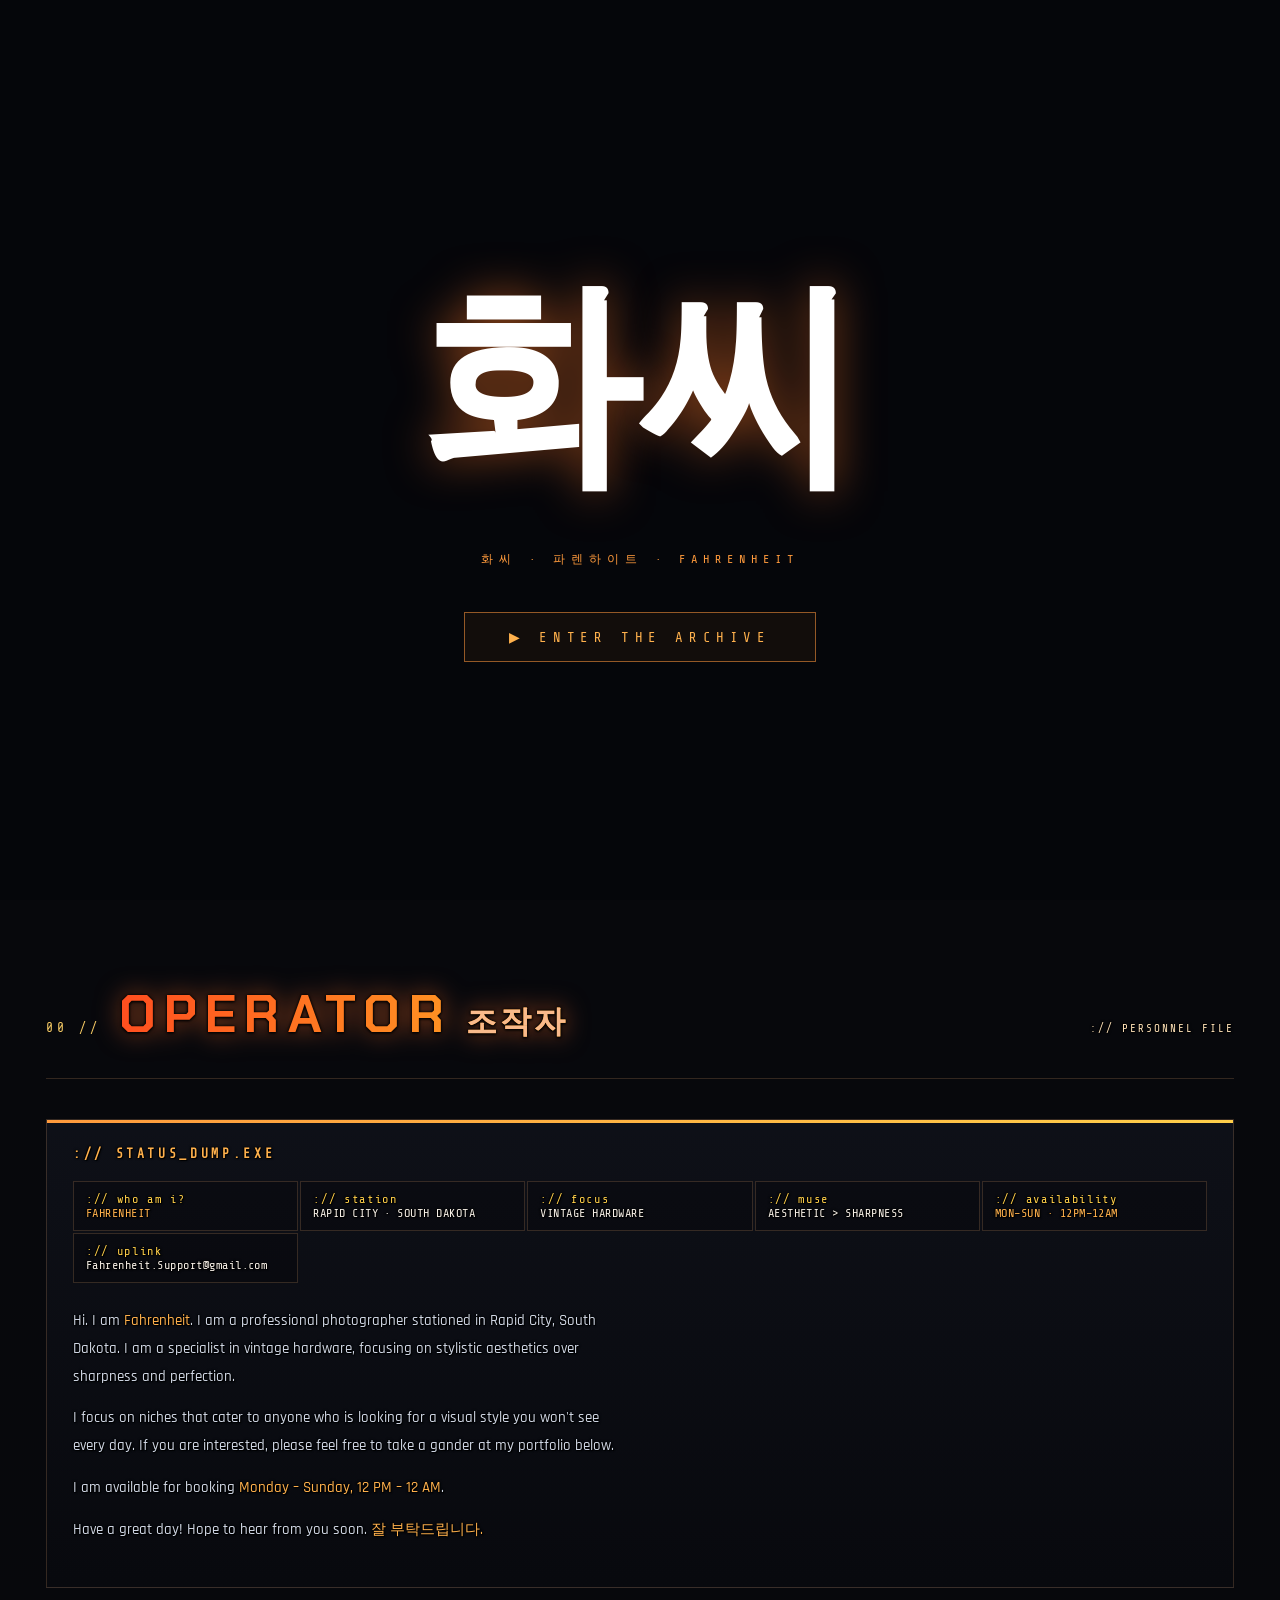
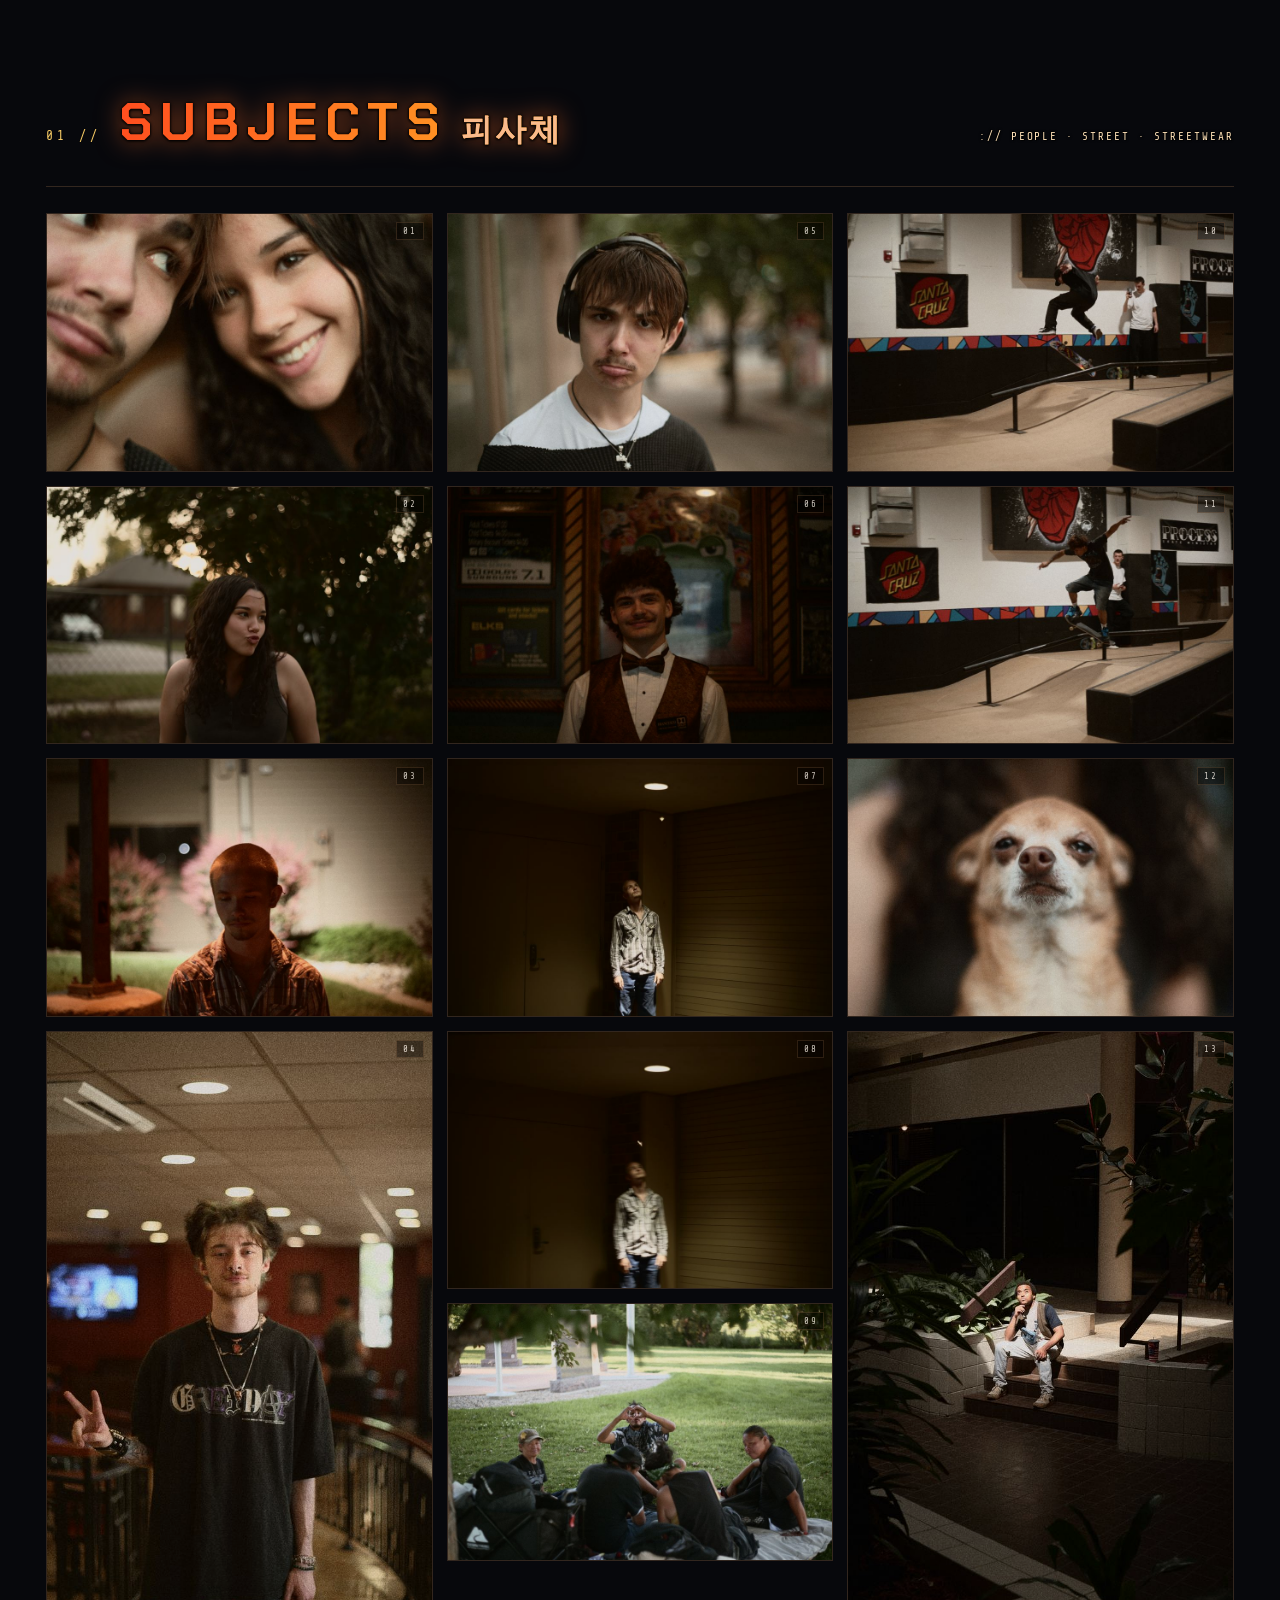
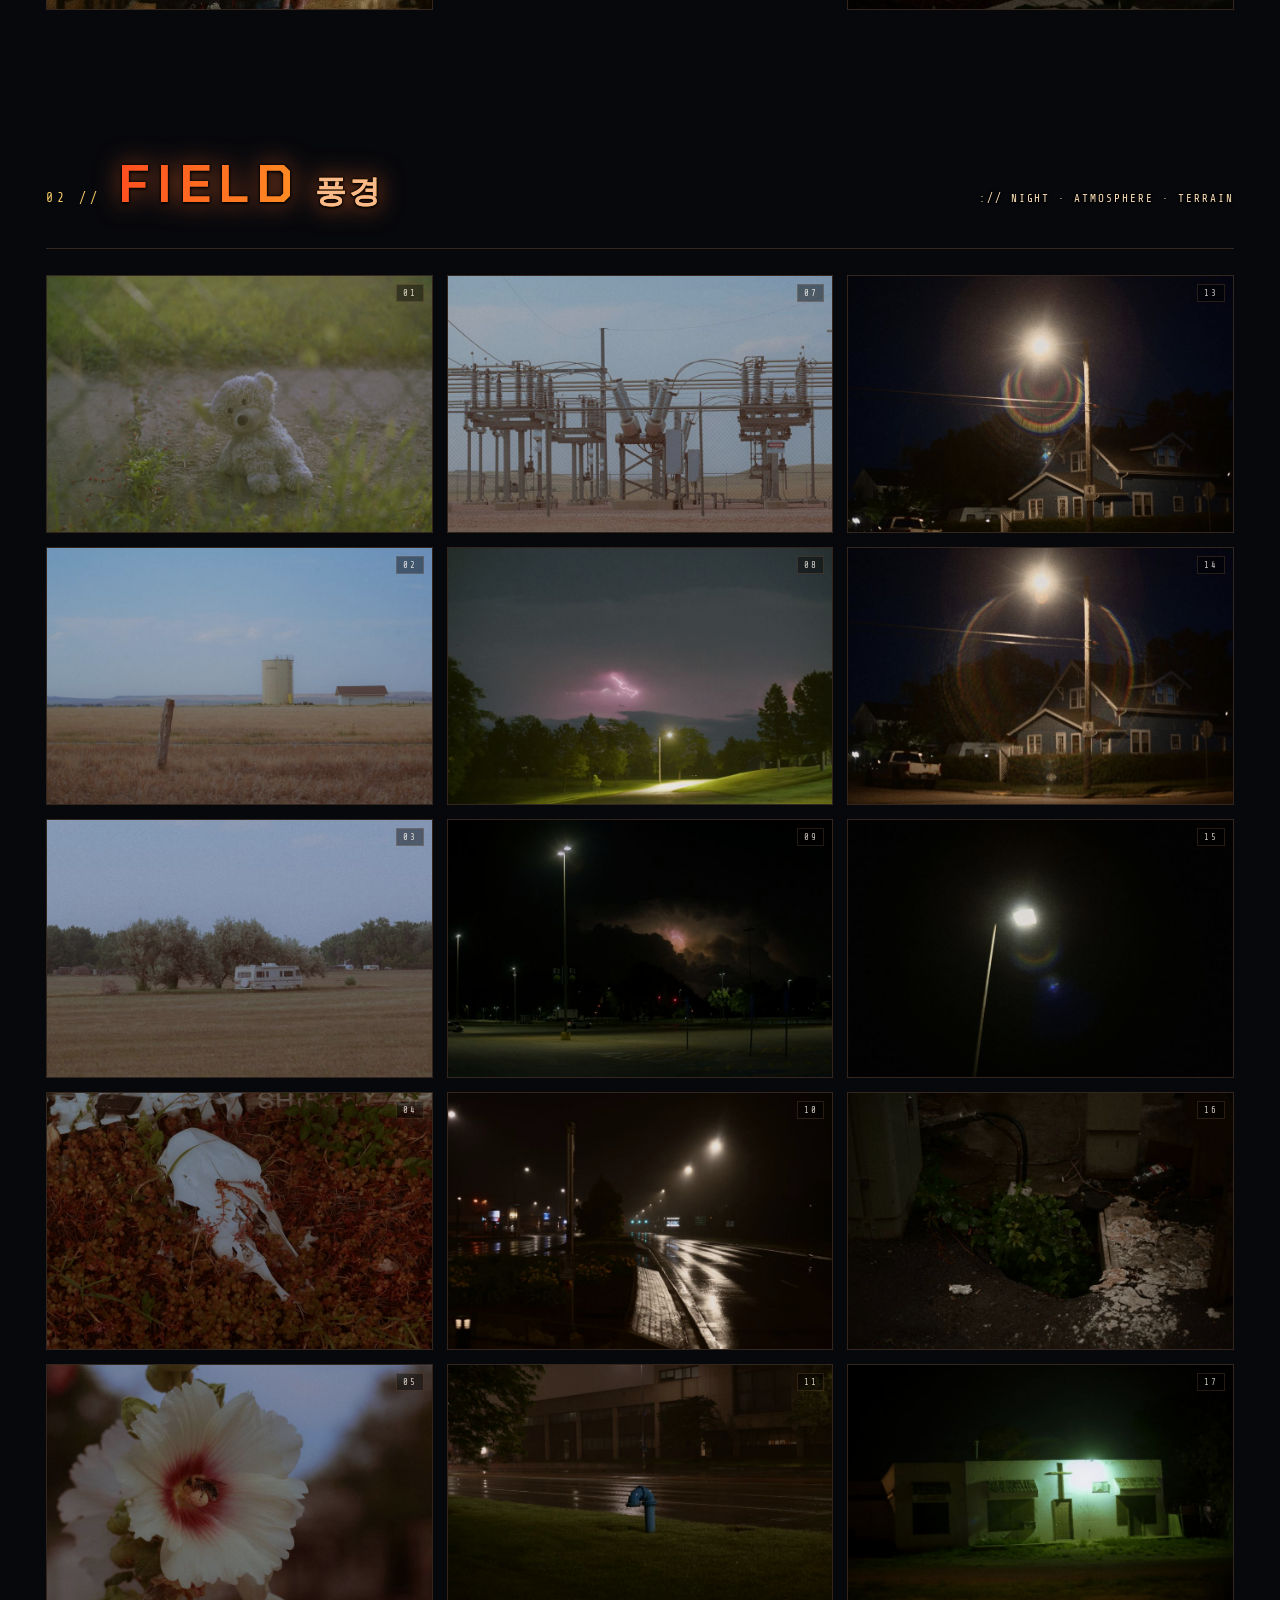
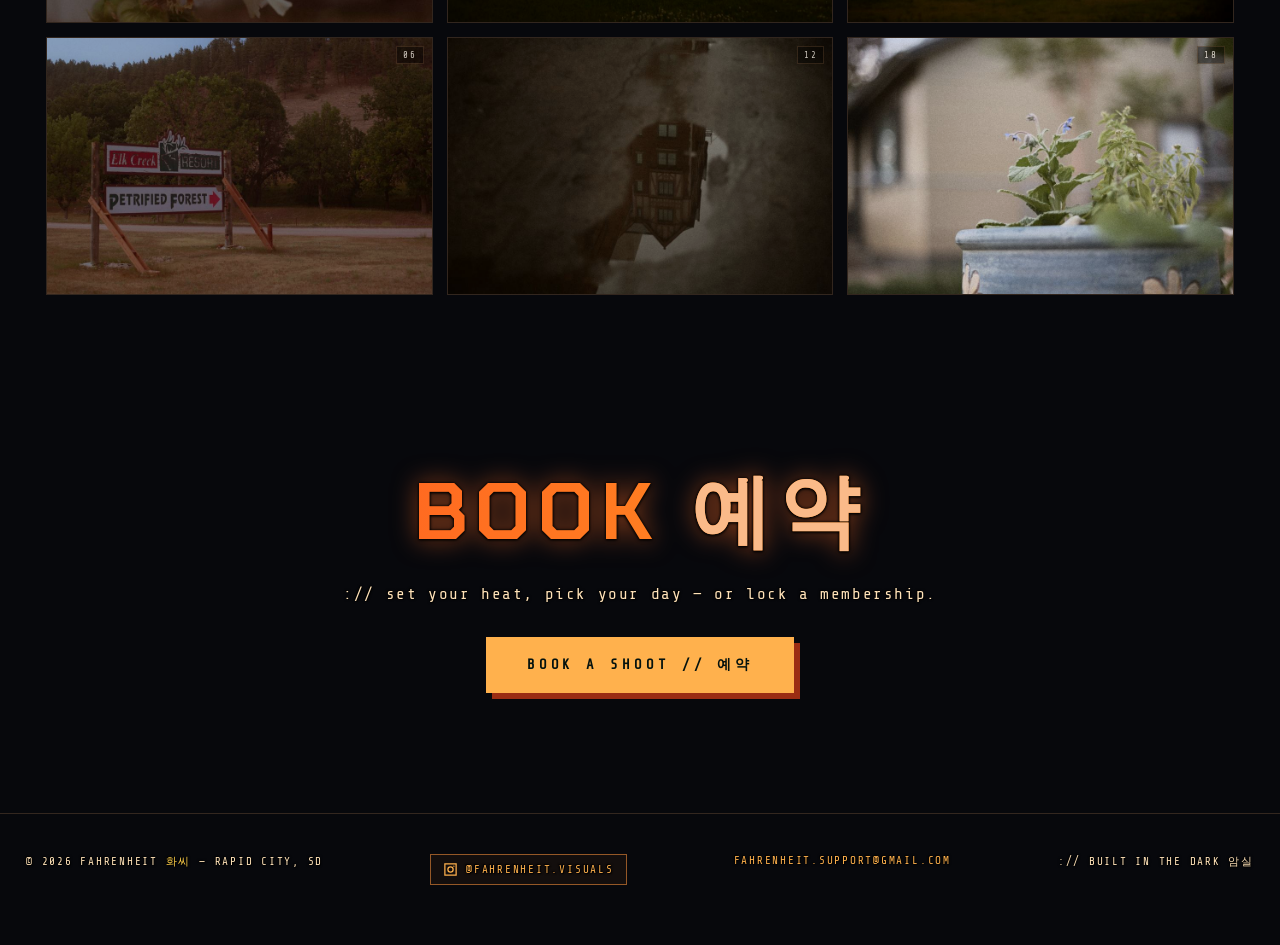
<file: index.html>
<!DOCTYPE html>
<html lang="en">
<head>
<meta charset="UTF-8">
<meta name="viewport" content="width=device-width, initial-scale=1.0">
<title>FAHRENHEIT // 화씨</title>
<meta name="description" content="Fahrenheit — vintage-hardware photography. Rapid City, South Dakota.">
<link rel="preconnect" href="assets/">
<link rel="stylesheet" href="css/style.css">
</head>
<body>

<!-- ===== GLOBAL VFX LAYERS ===== -->
<canvas id="bg-gl"></canvas>
<div id="bg-drift"></div>
<canvas id="vfx-canvas"></canvas>
<div id="vignette"></div>
<div id="grain"></div>
<div id="scan"></div>
<div id="curtain"></div>

<!-- ===== ENTRANCE ===== -->
<div id="enter">
  <div class="big" data-glitch data-alt="華氏">화씨</div>
  <div class="en-sub">화씨 · 파렌하이트 · Fahrenheit</div>
  <div class="en-btn">▶ enter the archive</div>
</div>

<!-- ===== TOP BAR ===== -->
<header class="topbar">
  <div class="brand"><span class="status-dot"></span>FAHREN<b>HEIT</b> // 화씨</div>
  <nav>
    <a href="#about">About</a>
    <a href="#work">Work</a>
    <a href="#field">Field</a>
    <a href="services.html" data-nav>Services</a>
    <a href="book.html" data-nav>Bookings</a>
    <span class="socials"><a href="https://www.instagram.com/fahrenheit.visuals/" target="_blank" rel="noopener" title="Instagram — @fahrenheit.visuals">
      <svg viewBox="0 0 24 24" fill="none" stroke="currentColor" stroke-width="2"><rect x="3" y="3" width="18" height="18"/><circle cx="12" cy="12" r="4.2"/><circle cx="17.4" cy="6.6" r="1.1" fill="currentColor" stroke="none"/></svg>
    </a></span>
  </nav>
</header>

<!-- ===== HERO ===== -->
<section class="hero">
  <div class="kicker">:// ANALOG SPECTRE <span class="kr">스트리트웨어</span> · VINTAGE HARDWARE ://</div>
  <div class="title-wrap">
    <div class="jp-title" data-glitch data-alt="華氏">화씨</div>
  </div>
  <div class="roman-title">Fahrenheit</div>
  <div class="katakana" data-glitch data-alt="ファーレンハイト">파렌하이트</div>
  <p class="hero-sub">
    :// STATUS : <span class="t">ONLINE</span> — RAPID CITY, SD<br>
    vintage hardware · analog process<br>
    stylistic aesthetics <span class="t">></span> clinical perfection
  </p>
  <div class="scroll-hint">scroll ↓ 아래로</div>
</section>

<!-- ===== ABOUT / DIGITIZED STATUS ===== -->
<section id="about">
  <div class="wrap">
    <div class="sec-head reveal">
      <span class="sec-idx">00 //</span>
      <h2 class="sec-title">Operator<span class="jp" data-glitch data-alt="操作者">조작자</span></h2>
      <span class="sec-note">:// personnel file</span>
    </div>
    <div class="about">
      <div class="dossier reveal">
        <h3>:// STATUS_DUMP.exe</h3>
        <div class="status-grid">
          <div class="stat"><span class="k">:// who am i?</span><span class="v hot">FAHRENHEIT</span></div>
          <div class="stat"><span class="k">:// station</span><span class="v">RAPID CITY · SOUTH DAKOTA</span></div>
          <div class="stat"><span class="k">:// focus</span><span class="v">VINTAGE HARDWARE</span></div>
          <div class="stat"><span class="k">:// muse</span><span class="v">AESTHETIC > SHARPNESS</span></div>
          <div class="stat"><span class="k">:// availability</span><span class="v hot">MON–SUN · 12PM–12AM</span></div>
          <div class="stat"><span class="k">:// uplink</span><span class="v">Fahrenheit.Support@gmail.com</span></div>
        </div>
        <div class="bio">
          <p>Hi. I am <span class="glowline">Fahrenheit</span>. I am a professional photographer stationed in Rapid City, South Dakota. I am a specialist in vintage hardware, focusing on stylistic aesthetics over sharpness and perfection.</p>
          <p>I focus on niches that cater to anyone who is looking for a visual style you won't see every day. If you are interested, please feel free to take a gander at my portfolio below.</p>
          <p>I am available for booking <span class="glowline">Monday – Sunday, 12 PM – 12 AM</span>.</p>
          <p>Have a great day! Hope to hear from you soon. <span class="glowline">잘 부탁드립니다.</span></p>
        </div>
      </div>
    </div>
  </div>
</section>

<!-- ===== PORTFOLIO / WORK ===== -->
<section id="work">
  <div class="wrap">
    <div class="sec-head reveal">
      <span class="sec-idx">01 //</span>
      <h2 class="sec-title">Subjects<span class="jp" data-glitch data-alt="被写体">피사체</span></h2>
      <span class="sec-note">:// people · street · streetwear</span>
    </div>
    <div class="gallery">
      <div class="grid" id="grid-portfolio"></div>
    </div>
  </div>
</section>

<!-- ===== LANDSCAPE / FIELD ===== -->
<section id="field">
  <div class="wrap">
    <div class="sec-head reveal">
      <span class="sec-idx">02 //</span>
      <h2 class="sec-title">Field<span class="jp" data-glitch data-alt="風景">풍경</span></h2>
      <span class="sec-note">:// night · atmosphere · terrain</span>
    </div>
    <div class="gallery">
      <div class="grid" id="grid-landscape"></div>
    </div>
  </div>
</section>

<!-- ===== CONTACT CTA ===== -->
<section class="cta reveal">
  <div class="wrap">
    <h2>Book <span class="jp" data-glitch data-alt="予約">예약</span></h2>
    <p>:// set your heat, pick your day — or lock a membership.</p>
    <a href="book.html" class="btn" data-nav>Book a Shoot // 예약</a>
  </div>
</section>

<footer>
  <span>© <span id="yr"></span> FAHRENHEIT <span class="jp">화씨</span> — RAPID CITY, SD</span>
  <span class="socials">
    <a href="https://www.instagram.com/fahrenheit.visuals/" target="_blank" rel="noopener">
      <svg viewBox="0 0 24 24" fill="none" stroke="currentColor" stroke-width="2"><rect x="3" y="3" width="18" height="18"/><circle cx="12" cy="12" r="4.2"/><circle cx="17.4" cy="6.6" r="1.1" fill="currentColor" stroke="none"/></svg>
      @fahrenheit.visuals
    </a>
  </span>
  <span><a href="mailto:Fahrenheit.Support@gmail.com">Fahrenheit.Support@gmail.com</a></span>
  <span>:// built in the dark 암실</span>
</footer>

<!-- ===== LIGHTBOX ===== -->
<div class="lb" id="lb">
  <span class="lb-x">✕</span>
  <span class="lb-nav prev">‹</span>
  <img alt="">
  <span class="lb-nav next">›</span>
  <span class="lb-cap"></span>
</div>

<!-- ===== AUDIO HUD ===== -->
<div id="audio-hud" title="mute / unmute ambience">
  <span class="eq"><i></i><i></i><i></i><i></i><i></i></span>
  <span>♪ <span class="tk">— loading —</span></span>
</div>

<script>document.getElementById('yr').textContent=new Date().getFullYear();</script>
<script src="js/bggl.js"></script>
<script src="js/vfx.js"></script>
<script src="js/audio.js"></script>
<script src="js/main.js"></script>
</body>
</html>
</file>
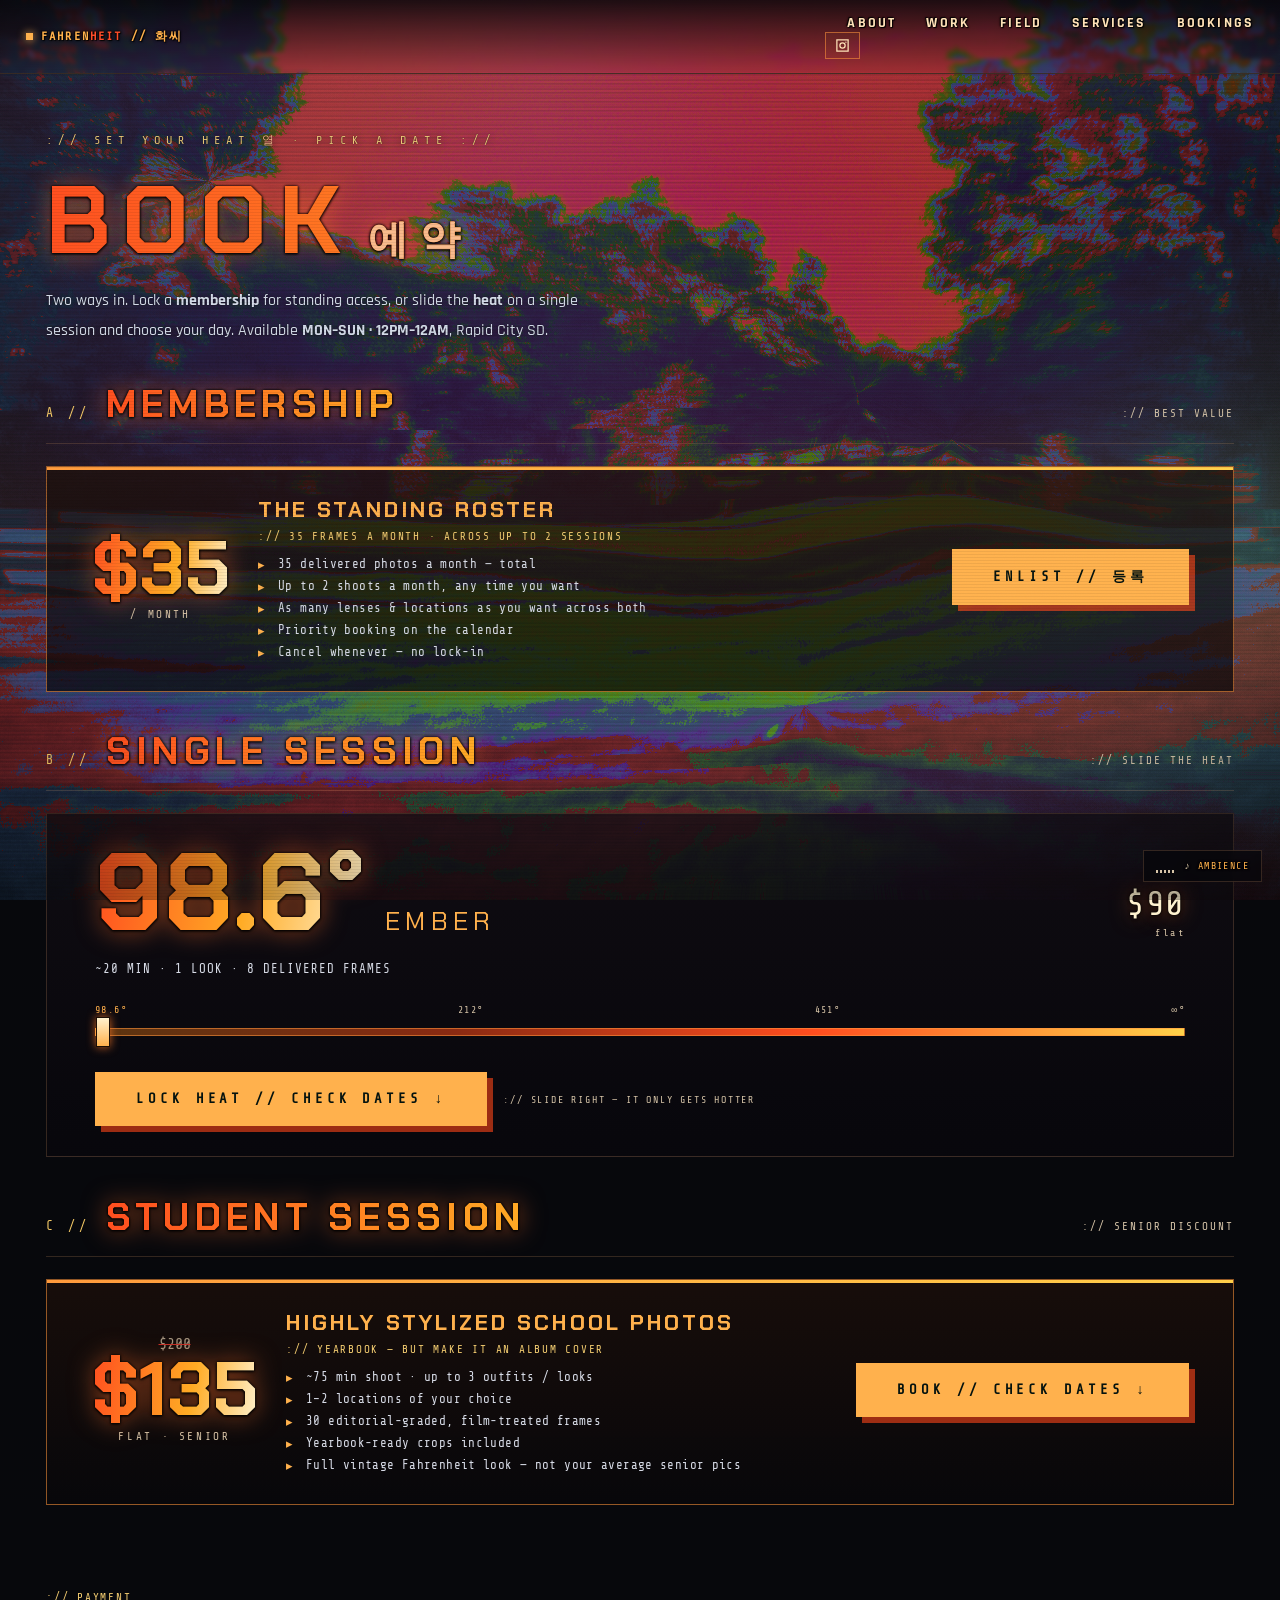
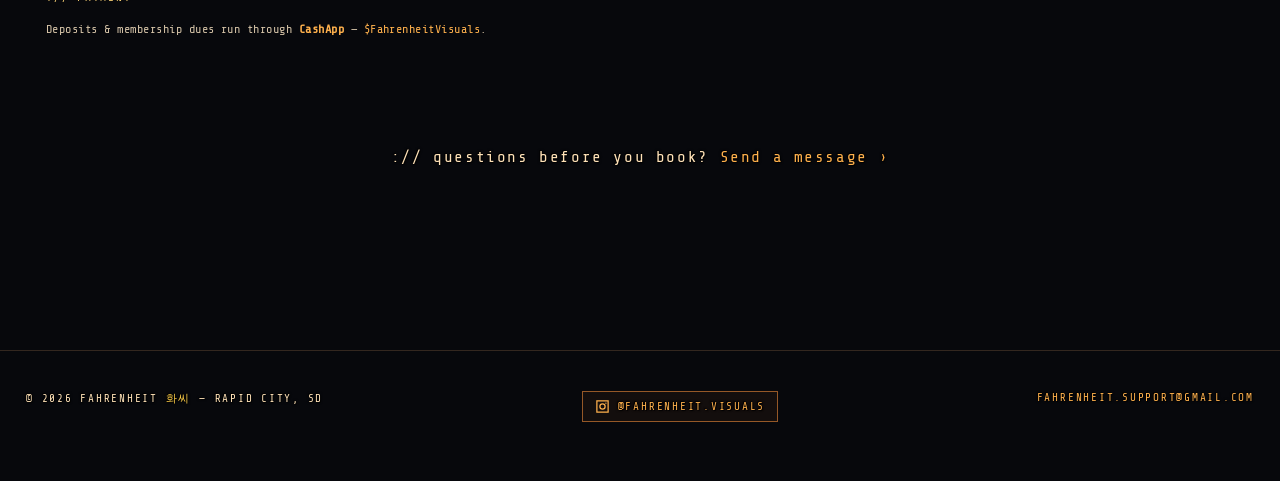
<file: book.html>
<!DOCTYPE html>
<html lang="en">
<head>
<meta charset="UTF-8">
<meta name="viewport" content="width=device-width, initial-scale=1.0">
<title>FAHRENHEIT // 예약 // Book a Shoot</title>
<meta name="description" content="Book Fahrenheit — set your heat, pick a date. Membership + single sessions. Rapid City, SD.">
<link rel="stylesheet" href="css/style.css">
</head>
<body>

<!-- ===== GLOBAL VFX LAYERS ===== -->
<canvas id="bg-gl"></canvas>
<div id="bg-drift"></div>
<canvas id="vfx-canvas"></canvas>
<div id="vignette"></div>
<div id="grain"></div>
<div id="scan"></div>
<div id="curtain"></div>

<!-- ===== TOP BAR ===== -->
<header class="topbar">
  <div class="brand"><span class="status-dot"></span>FAHREN<b>HEIT</b> // 화씨</div>
  <nav>
    <a href="index.html#about" data-nav>About</a>
    <a href="index.html#work" data-nav>Work</a>
    <a href="index.html#field" data-nav>Field</a>
    <a href="services.html" data-nav>Services</a>
    <a href="book.html">Bookings</a>
    <span class="socials"><a href="https://www.instagram.com/fahrenheit.visuals/" target="_blank" rel="noopener" title="Instagram — @fahrenheit.visuals">
      <svg viewBox="0 0 24 24" fill="none" stroke="currentColor" stroke-width="2"><rect x="3" y="3" width="18" height="18"/><circle cx="12" cy="12" r="4.2"/><circle cx="17.4" cy="6.6" r="1.1" fill="currentColor" stroke="none"/></svg>
    </a></span>
  </nav>
</header>

<main class="book-main">
  <div class="book-lead reveal in">
    <div class="kicker">:// SET YOUR HEAT <span class="kr">열</span> · PICK A DATE ://</div>
    <h1 class="book-title">Book<span class="jp" data-glitch data-alt="予約">예약</span></h1>
    <p class="book-intro">Two ways in. Lock a <b>membership</b> for standing access, or slide the <b>heat</b> on a single session and choose your day. Available <b>MON–SUN · 12PM–12AM</b>, Rapid City SD.</p>
  </div>

  <!-- ===== MEMBERSHIP ===== -->
  <div class="book-block reveal">
    <div class="bh"><span class="idx">A //</span><h2>Membership</h2><span class="tag">:// best value</span></div>
    <div class="member-card">
      <div class="member-price">
        <div class="amt">$35</div>
        <div class="per">/ month</div>
      </div>
      <div class="member-body">
        <h3>The Standing Roster</h3>
        <div class="sub">:// 35 frames a month · across up to 2 sessions</div>
        <ul class="member-perks">
          <li>35 delivered photos a month — total</li>
          <li>Up to 2 shoots a month, any time you want</li>
          <li>As many lenses &amp; locations as you want across both</li>
          <li>Priority booking on the calendar</li>
          <li>Cancel whenever — no lock-in</li>
        </ul>
      </div>
      <div>
        <a class="btn" id="join-btn" href="#">Enlist // 등록</a>
      </div>
    </div>
  </div>

  <!-- ===== SINGLE SESSION — HEAT SLIDER ===== -->
  <div class="book-block reveal">
    <div class="bh"><span class="idx">B //</span><h2>Single Session</h2><span class="tag">:// slide the heat</span></div>
    <div class="heat-box" id="heat-box">
      <div class="heat-read">
        <span class="deg" id="heat-deg">98.6°</span>
        <span class="name" id="heat-name">Ember</span>
        <span class="price" id="heat-price">$90<small>flat</small></span>
      </div>
      <div class="heat-blurb" id="heat-blurb">~20 min · 1 look · 8 delivered frames</div>
      <div class="heat-gauge">
        <div class="ticks" id="heat-ticks">
          <span>98.6°</span><span>212°</span><span>451°</span><span>∞°</span>
        </div>
        <input type="range" class="heat-range" id="heat-range" min="0" max="1000" value="0" step="1"
               aria-label="Session heat">
      </div>
      <div class="heat-actions">
        <a class="btn" id="lock-btn" href="#pickdate">Lock heat // check dates ↓</a>
        <span class="heat-hint">:// slide right — it only gets hotter</span>
      </div>
    </div>
  </div>

  <!-- ===== STUDENT / SENIOR SESSION ===== -->
  <div class="book-block reveal">
    <div class="bh"><span class="idx">C //</span><h2>Student Session</h2><span class="tag">:// senior discount</span></div>
    <div class="member-card">
      <div class="member-price">
        <div class="was">$200</div>
        <div class="amt">$135</div>
        <div class="per">flat · senior</div>
      </div>
      <div class="member-body">
        <h3>Highly Stylized School Photos</h3>
        <div class="sub">:// yearbook — but make it an album cover</div>
        <ul class="member-perks">
          <li>~75 min shoot · up to 3 outfits / looks</li>
          <li>1–2 locations of your choice</li>
          <li>30 editorial-graded, film-treated frames</li>
          <li>Yearbook-ready crops included</li>
          <li>Full vintage Fahrenheit look — not your average senior pics</li>
        </ul>
      </div>
      <div>
        <a class="btn" id="student-btn" href="#pickdate">Book // check dates ↓</a>
      </div>
    </div>
  </div>

  <!-- ===== CALENDAR ===== -->
  <div class="cal" id="cal">
    <a id="pickdate"></a>
    <div class="cal-inner">
      <div class="cal-top">
        <div>
          <div class="mo" id="cal-mo">MONTH</div>
          <div class="sel" id="cal-sel">:// pick an open day</div>
        </div>
        <div class="cal-nav">
          <button id="cal-prev" aria-label="previous month">‹ prev</button>
          <button id="cal-next" aria-label="next month">next ›</button>
        </div>
      </div>
      <div class="cal-grid" id="cal-grid"></div>
      <div class="cal-legend">
        <span class="k-open"><i></i>open</span>
        <span class="k-book"><i></i>booked</span>
        <span class="k-hours">:// hours 12PM–12AM · Mon–Sun</span>
      </div>
    </div>
  </div>

  <!-- ===== TIME BLOCK PICKER (revealed after a day is chosen) ===== -->
  <div class="blocks" id="blocks">
    <div class="blocks-inner">
      <div class="cal-top">
        <div>
          <div class="mo" id="blk-date">PICK A TIME</div>
          <div class="sel" id="blk-sel">:// choose your block</div>
        </div>
        <div class="cal-nav"><button id="blk-back">‹ back to calendar</button></div>
      </div>
      <div class="blk-grid" id="blk-grid"></div>
    </div>
  </div>

  <!-- ===== PAYMENT NOTE ===== -->
  <div class="book-block reveal" style="margin-top:34px;">
    <div class="member-body" style="max-width:80ch;">
      <div class="sub">:// payment</div>
      <p style="font-family:var(--mono);font-size:12px;line-height:1.9;color:var(--ink-dim);letter-spacing:.04em;">
        Deposits &amp; membership dues run through <b style="color:var(--hot)">CashApp</b> —
        <a href="#" id="cashapp" style="color:var(--hot);text-decoration:none;">$FahrenheitVisuals</a>.
      </p>
    </div>
  </div>

  <section class="cta reveal">
    <div class="wrap">
      <p>:// questions before you book? <a href="contact.html" data-nav style="color:var(--hot);text-decoration:none;">Send a message ›</a></p>
    </div>
  </section>
</main>

<footer>
  <span>© <span id="yr"></span> FAHRENHEIT <span class="jp">화씨</span> — RAPID CITY, SD</span>
  <span class="socials">
    <a href="https://www.instagram.com/fahrenheit.visuals/" target="_blank" rel="noopener">
      <svg viewBox="0 0 24 24" fill="none" stroke="currentColor" stroke-width="2"><rect x="3" y="3" width="18" height="18"/><circle cx="12" cy="12" r="4.2"/><circle cx="17.4" cy="6.6" r="1.1" fill="currentColor" stroke="none"/></svg>
      @fahrenheit.visuals
    </a>
  </span>
  <span><a href="mailto:Fahrenheit.Support@gmail.com">Fahrenheit.Support@gmail.com</a></span>
</footer>

<!-- ===== AUDIO HUD ===== -->
<div id="audio-hud" class="muted" title="mute / unmute ambience">
  <span class="eq"><i></i><i></i><i></i><i></i><i></i></span>
  <span>♪ <span class="tk">ambience</span></span>
</div>

<script>document.getElementById('yr').textContent=new Date().getFullYear();</script>
<script src="js/bggl.js"></script>
<script src="js/vfx.js"></script>
<script src="js/audio.js"></script>
<script src="js/main.js"></script>
<script src="js/book.js"></script>
</body>
</html>
</file>
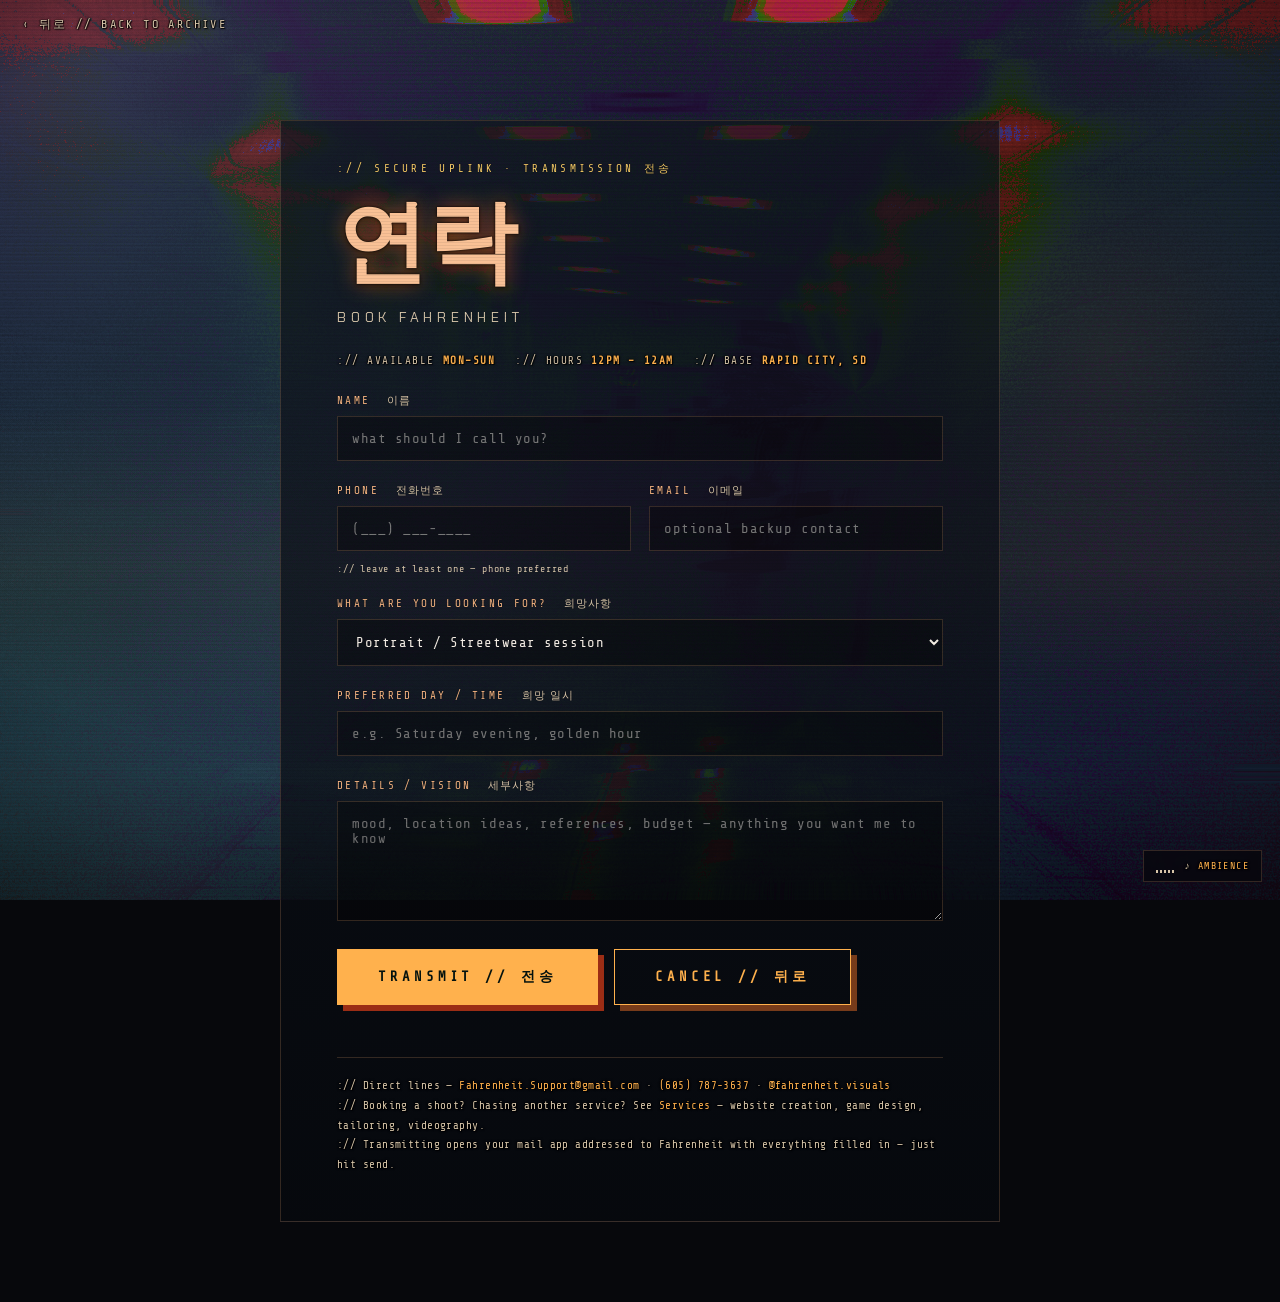
<file: contact.html>
<!DOCTYPE html>
<html lang="en">
<head>
<meta charset="UTF-8">
<meta name="viewport" content="width=device-width, initial-scale=1.0">
<title>FAHRENHEIT // 예약 // Bookings</title>
<meta name="description" content="Book Fahrenheit — vintage-hardware photography, Rapid City SD.">
<link rel="stylesheet" href="css/style.css">
</head>
<body>

<!-- ===== GLOBAL VFX LAYERS ===== -->
<canvas id="bg-gl"></canvas>
<div id="bg-drift"></div>
<canvas id="vfx-canvas"></canvas>
<div id="vignette"></div>
<div id="grain"></div>
<div id="scan"></div>
<div id="curtain"></div>

<a href="index.html" class="back-link" data-nav>‹ 뒤로 // back to archive</a>

<main class="contact-main">
  <div class="form-card reveal in">
    <div class="fh-top">:// SECURE UPLINK · TRANSMISSION 전송</div>
    <h1 data-glitch data-alt="連絡">연락</h1>
    <div class="subj">Book Fahrenheit</div>

    <div class="avail">
      <span>:// available <b>MON–SUN</b></span>
      <span>:// hours <b>12PM – 12AM</b></span>
      <span>:// base <b>RAPID CITY, SD</b></span>
    </div>

    <div id="session-banner"></div>

    <form id="book-form" novalidate>
      <div class="field">
        <label>Name <span class="jp">이름</span></label>
        <input type="text" name="name" placeholder="what should I call you?" autocomplete="name">
      </div>

      <div class="row2">
        <div class="field">
          <label>Phone <span class="jp">전화번호</span></label>
          <input type="tel" name="phone" placeholder="(___) ___-____" autocomplete="tel">
        </div>
        <div class="field">
          <label>Email <span class="jp">이메일</span></label>
          <input type="email" name="email" placeholder="optional backup contact" autocomplete="email">
        </div>
      </div>
      <div class="hint" style="margin:-10px 0 22px;font-family:var(--mono);font-size:10px;color:var(--ink-dim);letter-spacing:.08em;">:// leave at least one — phone preferred</div>

      <div class="field">
        <label>What are you looking for? <span class="jp">희망사항</span></label>
        <select name="looking">
          <optgroup label=":// Photography">
            <option>Portrait / Streetwear session</option>
            <option>Couple / Group shoot</option>
            <option>Event coverage</option>
            <option>Night / Atmosphere series</option>
            <option>Vintage-hardware experiment</option>
          </optgroup>
          <optgroup label=":// Other Services">
            <option>Website creation</option>
            <option>Game design / development / scripting</option>
            <option>Custom tailoring (bags · unconventional pieces)</option>
            <option>Videography (short + long form)</option>
          </optgroup>
          <option>Something else (describe below)</option>
        </select>
      </div>

      <div class="field">
        <label>Preferred day / time <span class="jp">희망 일시</span></label>
        <input type="text" name="when" placeholder="e.g. Saturday evening, golden hour">
      </div>

      <div class="field">
        <label>Details / vision <span class="jp">세부사항</span></label>
        <textarea name="details" placeholder="mood, location ideas, references, budget — anything you want me to know"></textarea>
      </div>

      <div class="form-actions">
        <button type="submit" class="btn">Transmit // 전송</button>
        <a href="index.html" class="btn ghost" data-nav>Cancel // 뒤로</a>
      </div>
      <div class="sent-msg" id="sent-msg"></div>
    </form>

    <div class="form-note">
      :// Direct lines — <a href="mailto:Fahrenheit.Support@gmail.com">Fahrenheit.Support@gmail.com</a>
      · <a href="tel:+16057873637">(605) 787-3637</a>
      · <a href="https://www.instagram.com/fahrenheit.visuals/" target="_blank" rel="noopener">@fahrenheit.visuals</a><br>
      :// Booking a shoot? Chasing another service? See <a href="services.html" data-nav>Services</a> — website creation, game design, tailoring, videography.<br>
      :// Transmitting opens your mail app addressed to Fahrenheit with everything filled in — just hit send.
    </div>
  </div>
</main>

<!-- ===== AUDIO HUD ===== -->
<div id="audio-hud" class="muted" title="mute / unmute ambience">
  <span class="eq"><i></i><i></i><i></i><i></i><i></i></span>
  <span>♪ <span class="tk">ambience</span></span>
</div>

<script src="js/bggl.js"></script>
<script src="js/vfx.js"></script>
<script src="js/audio.js"></script>
<script src="js/main.js"></script>
<script src="js/contact.js"></script>
</body>
</html>
</file>
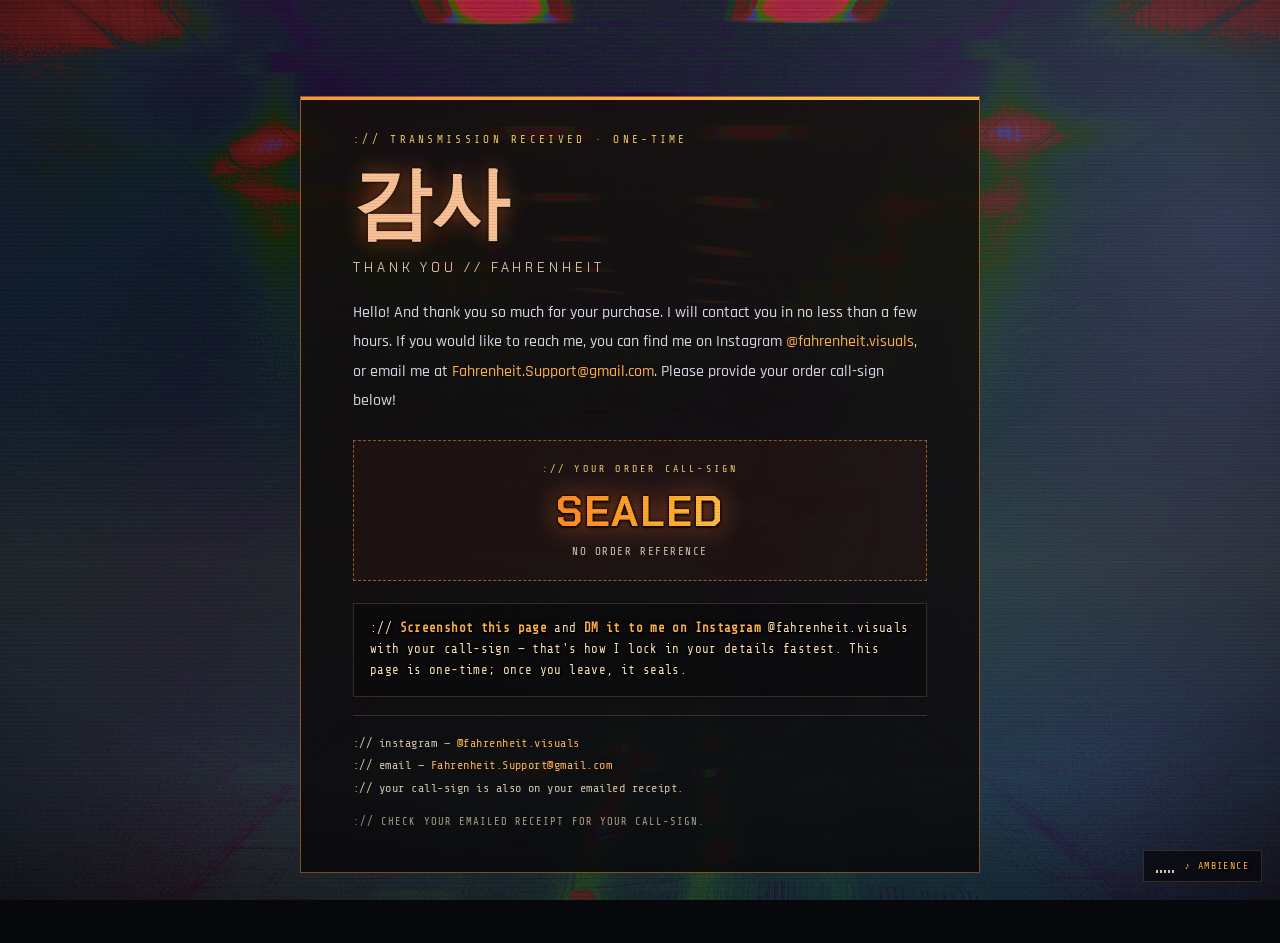
<file: thanks.html>
<!DOCTYPE html>
<html lang="en">
<head>
<meta charset="UTF-8">
<meta name="viewport" content="width=device-width, initial-scale=1.0">
<title>FAHRENHEIT // 감사 // Transmission Received</title>
<meta name="robots" content="noindex">
<link rel="stylesheet" href="css/style.css">
</head>
<body>

<!-- ===== GLOBAL VFX LAYERS ===== -->
<canvas id="bg-gl"></canvas>
<div id="bg-drift"></div>
<canvas id="vfx-canvas"></canvas>
<div id="vignette"></div>
<div id="grain"></div>
<div id="scan"></div>

<main class="thanks-main">
  <div class="thanks-card reveal in">
    <div class="fh-top">:// TRANSMISSION RECEIVED · ONE-TIME</div>
    <h1 data-glitch data-alt="感謝">감사</h1>
    <div class="subj">Thank You // Fahrenheit</div>

    <p class="thanks-letter">
      Hello! And thank you so much for your purchase. I will contact you in no less than a few hours.
      If you would like to reach me, you can find me on Instagram
      <a href="https://www.instagram.com/fahrenheit.visuals/" target="_blank" rel="noopener">@fahrenheit.visuals</a>,
      or email me at <a href="mailto:Fahrenheit.Support@gmail.com">Fahrenheit.Support@gmail.com</a>.
      Please provide your order call-sign below!
    </p>

    <div class="callsign-box" id="callsign-box">
      <div class="lab">:// your order call-sign</div>
      <div class="callsign-code" id="callsign">— — —</div>
      <div class="callsign-meta" id="callsign-meta">retrieving transmission…</div>
    </div>

    <div class="thanks-dm">
      :// <b>Screenshot this page</b> and <b>DM it to me on Instagram</b> @fahrenheit.visuals with your
      call-sign — that's how I lock in your details fastest. This page is one-time; once you leave, it seals.
    </div>

    <div class="thanks-contact">
      :// instagram — <a href="https://www.instagram.com/fahrenheit.visuals/" target="_blank" rel="noopener">@fahrenheit.visuals</a><br>
      :// email — <a href="mailto:Fahrenheit.Support@gmail.com">Fahrenheit.Support@gmail.com</a><br>
      :// your call-sign is also on your emailed receipt.
    </div>

    <div class="seal-note" id="seal-note"></div>
  </div>
</main>

<!-- ===== AUDIO HUD ===== -->
<div id="audio-hud" class="muted" title="mute / unmute ambience">
  <span class="eq"><i></i><i></i><i></i><i></i><i></i></span>
  <span>♪ <span class="tk">ambience</span></span>
</div>

<script src="js/bggl.js"></script>
<script src="js/vfx.js"></script>
<script src="js/audio.js"></script>
<script src="js/main.js"></script>
<script src="js/thanks.js"></script>
</body>
</html>
</file>
<file: css/style.css>
/* ==========================================================================
   FAHRENHEIT // 華氏 // 화씨
   Glitchcore · sharp edges only
   ========================================================================== */

/* ---- embedded fonts (OFL) ---- */
@font-face{ font-family:"Chakra Petch"; font-weight:400; font-display:swap; src:url("../assets/fonts/ChakraPetch-400.woff2") format("woff2"); }
@font-face{ font-family:"Chakra Petch"; font-weight:600; font-display:swap; src:url("../assets/fonts/ChakraPetch-600.woff2") format("woff2"); }
@font-face{ font-family:"Chakra Petch"; font-weight:700; font-display:swap; src:url("../assets/fonts/ChakraPetch-700.woff2") format("woff2"); }
@font-face{ font-family:"Rajdhani"; font-weight:500; font-display:swap; src:url("../assets/fonts/Rajdhani-500.woff2") format("woff2"); }
@font-face{ font-family:"Rajdhani"; font-weight:700; font-display:swap; src:url("../assets/fonts/Rajdhani-700.woff2") format("woff2"); }
@font-face{ font-family:"Share Tech Mono"; font-weight:400; font-display:swap; src:url("../assets/fonts/ShareTechMono-400.woff2") format("woff2"); }

:root{
  --bg:#07080c;
  --bg2:#0b0d14;
  --ink:#f6efe6;      /* warm near-white */
  --ink-dim:#d6c4a8;  /* warm tan (kept light for contrast) */
  --line:rgba(255,180,120,.18);
  --line-hot:rgba(255,150,60,.55);
  --iris-a:#ff9a3c;   /* thermal orange */
  --iris-b:#ffcf4a;   /* thermal amber-yellow */
  --iris-c:#ff4d2a;   /* thermal hot red */
  --iris-d:#fff0c0;   /* thermal pale-hot */
  --hot:#ffb14d;      /* main thermal accent */
  --danger:#ff3b2f;
  --mono:"Share Tech Mono","Cascadia Code","Consolas",ui-monospace,monospace;
  --disp:"Chakra Petch","Bahnschrift","Arial Narrow",sans-serif;
  --ui:"Rajdhani","Chakra Petch","Bahnschrift",sans-serif;
  --jp:"Yu Gothic","Meiryo","MS Gothic","Noto Sans JP",sans-serif;
  --body:"Rajdhani","Inter","Segoe UI",system-ui,sans-serif;
  --read:"Cascadia Code","Consolas",ui-monospace,monospace;

  /* THERMAL text colour (infrared heat look). Fixed warm ramp; the strong
     dark halo/edge below guarantees contrast on any background. */
  --cb:26;            /* orange hue for hsl(var(--cb)...) usages */
  --cb2:42;           /* amber hue */
  --cb-a:#ff4d1f;     /* hot red-orange */
  --cb-b:#ffab24;     /* amber */
  --cb-halo:drop-shadow(0 0 1.4px rgba(0,0,0,.98)) drop-shadow(0 1px 1px rgba(0,0,0,.9)) drop-shadow(0 0 12px rgba(255,110,40,.5));
  --cb-glow:0 0 1px rgba(0,0,0,.98), 0 0 3px rgba(0,0,0,.85), 0 0 20px rgba(255,120,45,.55), 0 2px 8px rgba(0,0,0,.75);
  /* crisp dark ring for ALL solid over-bg text so nothing blends in */
  --edge:0 0 1px rgba(0,0,0,.96), 0 0 3px rgba(0,0,0,.82), 1px 1px 1px rgba(0,0,0,.9), -1px 0 1px rgba(0,0,0,.7);

  /* DYNAMIC contrast text: JS flips these between pale-hot (over dark bg) and
     deep (over bright bg) based on the live background brightness. */
  --txt:#ffe2b8;
  --txt-edge:rgba(0,0,0,.92);
  --txt-shadow:0 0 1px var(--txt-edge), 0 0 3px var(--txt-edge), 1px 1px 1px var(--txt-edge), -1px -1px 1px var(--txt-edge);
}

/* reusable THERMAL gradient text (red-orange -> amber -> pale hot) */
.cb-fill{
  background:linear-gradient(102deg, var(--cb-a), var(--cb-b) 55%, #fff2cf);
  -webkit-background-clip:text; background-clip:text; color:transparent;
  filter:var(--cb-halo);
}

/* guarantee separation from the busy background on all over-bg text */
.topbar, .sec-note, footer, #audio-hud, .scroll-hint, .lb-cap,
.avail, .form-note, .back-link, .dossier, .hero-sub, .kicker, .bio{
  text-shadow:var(--edge);
}

*{ margin:0; padding:0; box-sizing:border-box; border-radius:0 !important; }

html{ scroll-behavior:smooth; }
body{
  background:var(--bg);
  color:var(--ink);
  font-family:var(--body);
  overflow-x:hidden;
  -webkit-font-smoothing:antialiased;
  cursor:crosshair;
}

/* selection + scrollbar --------------------------------------------------- */
::selection{ background:var(--iris-c); color:#0a0a0a; }
::-webkit-scrollbar{ width:10px; height:10px; }
::-webkit-scrollbar-track{ background:#05060a; }
::-webkit-scrollbar-thumb{ background:linear-gradient(var(--iris-a),var(--iris-b)); }

/* ========== global VFX layers ========== */
#bg-gl{ position:fixed; inset:0; z-index:-5; display:block; }   /* warped live photo */
#vfx-canvas{ position:fixed; inset:0; z-index:-3; display:block; }
#bg-drift{                       /* CSS fallback backdrop (hidden when WebGL runs) */
  position:fixed; inset:-6%; z-index:-4;
  background-size:cover; background-position:center;
  filter:brightness(.32) saturate(1.05) contrast(1.05);
  opacity:.5; transition:background-image 1.2s;
  animation:bgpan 46s ease-in-out infinite alternate;
}
@keyframes bgpan{ from{ transform:scale(1.06) translate(-1.2%, -0.8%);} to{ transform:scale(1.14) translate(1.4%, 1%);} }

/* scanlines + grain + vignette overlay */
#grain{
  position:fixed; inset:0; z-index:60; pointer-events:none; mix-blend-mode:overlay; opacity:.06;
  background-image:url("data:image/svg+xml;utf8,<svg xmlns='http://www.w3.org/2000/svg' width='120' height='120'><filter id='n'><feTurbulence type='fractalNoise' baseFrequency='0.9' numOctaves='2'/></filter><rect width='100%25' height='100%25' filter='url(%23n)'/></svg>");
}
#scan{
  position:fixed; inset:0; z-index:61; pointer-events:none; opacity:.35;
  background:repeating-linear-gradient(to bottom, rgba(0,0,0,0) 0 2px, rgba(0,0,0,.18) 2px 3px);
  mix-blend-mode:multiply;
}
#vignette{
  position:fixed; inset:0; z-index:59; pointer-events:none;
  background:radial-gradient(120% 90% at 50% 42%, transparent 55%, rgba(0,0,0,.72) 100%);
}

/* ========== chrome / nav ========== */
.topbar{
  position:fixed; top:0; left:0; right:0; z-index:70;
  display:flex; align-items:center; justify-content:space-between;
  padding:14px 26px;
  font-family:var(--mono); font-size:12px; letter-spacing:.18em; text-transform:uppercase;
  color:var(--ink-dim);
  background:linear-gradient(180deg, rgba(6,7,11,.85), transparent);
  backdrop-filter:blur(2px);
  border-bottom:1px solid var(--line);
}
.topbar .brand{ color:var(--hot); font-weight:700; }
.topbar .brand b{ color:var(--iris-c); }
.topbar nav a{
  color:var(--ink-dim); text-decoration:none; margin-left:22px; position:relative;
  transition:color .2s; font-family:var(--ui); font-weight:700; font-size:14px;
}
.topbar nav a:hover{ color:var(--hot); }
.topbar nav a::after{ content:""; position:absolute; left:0; bottom:-6px; width:0; height:2px; background:var(--iris-c); transition:width .25s; }
.topbar nav a:hover::after{ width:100%; }
.status-dot{ display:inline-block; width:7px; height:7px; background:var(--hot); margin-right:8px; box-shadow:0 0 8px var(--hot); animation:blink 2.4s steps(1) infinite; }
@keyframes blink{ 0%,80%{opacity:1;} 90%{opacity:.15;} }

/* ========== HERO ========== */
.hero{
  min-height:100svh; position:relative;
  display:flex; flex-direction:column; align-items:center; justify-content:center;
  text-align:center; padding:120px 20px 80px;
}
.kicker{
  font-family:var(--mono); font-size:12px; letter-spacing:.5em; text-transform:uppercase;
  color:hsl(var(--cb2) 85% 72%); margin-bottom:26px; opacity:.95;
  text-shadow:0 0 1px rgba(0,0,0,.9), 0 1px 8px rgba(0,0,0,.6);
}
.kicker .kr{ color:hsl(var(--cb) 90% 76%); }

/* the giant glitch title (Japanese) */
.title-wrap{ position:relative; line-height:.86; user-select:none; }
.jp-title{
  font-family:var(--jp); font-weight:900;
  font-size:clamp(88px, 22vw, 300px);
  letter-spacing:-.02em;
  color:hsl(var(--cb) 90% 78%);
  position:relative; display:inline-block;
  text-shadow:var(--cb-glow);
}
/* subtle chromatic hint only — dialed WAY down from the old glitch */
.jp-title::before,.jp-title::after{
  content:attr(data-text); position:absolute; inset:0;
  clip-path:inset(0 0 0 0); opacity:.32;
}
.jp-title::before{ color:hsl(var(--cb2) 90% 62%); transform:translate(1px,0); mix-blend-mode:screen; animation:gl1 5.2s infinite steps(2); }
.jp-title::after{ color:hsl(var(--cb) 95% 70%); transform:translate(-1px,0); mix-blend-mode:screen; animation:gl2 4.4s infinite steps(2); }
@keyframes gl1{ 0%,100%{clip-path:inset(0 0 82% 0); transform:translate(2px,-1px);} 25%{clip-path:inset(40% 0 40% 0); transform:translate(-3px,1px);} 50%{clip-path:inset(70% 0 8% 0); transform:translate(3px,0);} 75%{clip-path:inset(20% 0 60% 0); transform:translate(-2px,2px);} }
@keyframes gl2{ 0%,100%{clip-path:inset(66% 0 8% 0); transform:translate(-2px,1px);} 30%{clip-path:inset(10% 0 76% 0); transform:translate(3px,-1px);} 60%{clip-path:inset(48% 0 30% 0); transform:translate(-3px,0);} }

.roman-title{
  font-family:var(--disp); font-weight:700; letter-spacing:.42em;
  font-size:clamp(16px, 3.4vw, 34px); text-transform:uppercase;
  margin-top:18px; padding-left:.42em;
  background:linear-gradient(100deg, var(--cb-a), var(--cb-b) 60%, hsl(var(--cb) 95% 82%));
  -webkit-background-clip:text; background-clip:text; color:transparent; filter:var(--cb-halo);
}
.katakana{ font-family:var(--jp); color:hsl(var(--cb2) 82% 72%); letter-spacing:.35em; font-size:clamp(13px,2vw,18px); margin-top:12px; text-shadow:0 0 1px rgba(0,0,0,.8); }

.hero-sub{
  max-width:640px; margin:34px auto 0; color:var(--ink-dim);
  font-family:var(--mono); font-size:13px; line-height:2; letter-spacing:.04em;
}
.hero-sub{ text-shadow:0 0 1px rgba(0,0,0,.85), 0 1px 6px rgba(0,0,0,.6); }
.hero-sub .t{ color:hsl(var(--cb) 92% 74%); }

.scroll-hint{ position:absolute; bottom:26px; left:50%; transform:translateX(-50%);
  font-family:var(--mono); font-size:11px; letter-spacing:.4em; color:var(--ink-dim); text-transform:uppercase;
  animation:floaty 2.4s ease-in-out infinite; }
@keyframes floaty{ 0%,100%{transform:translateX(-50%) translateY(0); opacity:.5;} 50%{transform:translateX(-50%) translateY(7px); opacity:1;} }

/* ========== section frame ========== */
section{ position:relative; z-index:2; }
.wrap{ max-width:1240px; margin:0 auto; padding:0 26px; }
.sec-head{
  display:flex; align-items:baseline; gap:18px; flex-wrap:wrap;
  padding:80px 0 30px; border-bottom:1px solid var(--line);
}
.sec-idx{ font-family:var(--mono); color:hsl(var(--cb2) 88% 68%); font-size:13px; letter-spacing:.3em; text-shadow:0 0 1px rgba(0,0,0,.8); }
.sec-title{ font-family:var(--disp); font-weight:700; text-transform:uppercase; letter-spacing:.16em; font-size:clamp(26px,5vw,52px);
  background:linear-gradient(100deg, var(--cb-a), var(--cb-b)); -webkit-background-clip:text; background-clip:text; color:transparent; filter:var(--cb-halo); }
.sec-title .jp{ font-family:var(--jp); color:hsl(var(--cb) 90% 76%); -webkit-text-fill-color:hsl(var(--cb) 90% 76%); font-weight:700; margin-left:14px; font-size:.6em; letter-spacing:.1em; }
.sec-note{ margin-left:auto; font-family:var(--mono); font-size:11px; color:var(--ink-dim); letter-spacing:.18em; text-transform:uppercase; }

/* ========== ABOUT / digitized status ========== */
.about{ padding:40px 0 20px; display:grid; grid-template-columns:1fr; gap:38px; }
.dossier{
  border:1px solid var(--line); background:linear-gradient(180deg, rgba(20,24,34,.55), rgba(9,11,16,.55));
  padding:26px 26px 30px; position:relative; overflow:hidden;
}
.dossier::before{ content:""; position:absolute; top:0; left:0; width:100%; height:3px;
  background:linear-gradient(90deg,var(--iris-a),var(--iris-b),var(--iris-c),var(--iris-d)); background-size:300% 100%; animation:irisbar 8s linear infinite; }
@keyframes irisbar{ to{ background-position:300% 0; } }
.dossier h3{ font-family:var(--mono); font-size:13px; letter-spacing:.28em; color:var(--hot); text-transform:uppercase; margin-bottom:20px; }
.status-grid{ display:grid; grid-template-columns:repeat(auto-fit,minmax(210px,1fr)); gap:2px; margin-bottom:24px; }
.stat{ font-family:var(--mono); font-size:12px; padding:10px 12px; border:1px solid var(--line); background:rgba(0,0,0,.25); }
.stat .k{ color:var(--iris-b); display:block; letter-spacing:.14em; }
.stat .v{ color:var(--ink); letter-spacing:.04em; }
.stat .v.hot{ color:var(--hot); }
.bio{ font-family:var(--body); font-size:15px; line-height:1.85; color:#cfd6e4; max-width:70ch; }
.bio p{ margin-bottom:14px; }
.bio .glowline{ color:var(--hot); }
.cores{ display:flex; flex-wrap:wrap; gap:8px; margin-top:22px; }
.core-tag{ font-family:var(--mono); font-size:11px; letter-spacing:.14em; text-transform:uppercase;
  padding:6px 12px; border:1px solid var(--line-hot); color:var(--hot); background:rgba(255,140,50,.05); }

/* ========== GALLERY ========== */
.gallery{ padding:26px 0 60px; }
.grid{
  columns:3; column-gap:14px;
}
@media(max-width:900px){ .grid{ columns:2; } }
@media(max-width:560px){ .grid{ columns:1; } }
.tile{
  position:relative; display:block; width:100%; margin:0 0 14px; overflow:hidden;
  break-inside:avoid; border:1px solid var(--line); background:#05060a;
  cursor:pointer;
}
.tile img{ width:100%; display:block; filter:saturate(.92) contrast(1.02) brightness(.94);
  transition:transform .6s cubic-bezier(.2,.8,.2,1), filter .4s; }
.tile:hover img{ transform:scale(1.05); filter:saturate(1.15) contrast(1.08) brightness(1.02); }
.tile::after{ content:""; position:absolute; inset:0; pointer-events:none;
  background:linear-gradient(120deg, rgba(255,140,50,0), rgba(255,60,30,0));
  mix-blend-mode:screen; transition:opacity .3s; opacity:0; }
.tile:hover::after{ opacity:.5; background:linear-gradient(120deg, rgba(255,150,50,.28), rgba(255,90,30,.14) 40%, rgba(255,60,30,.3)); }
.tile .meta{
  position:absolute; left:0; bottom:0; right:0; padding:10px 12px;
  font-family:var(--mono); font-size:10px; letter-spacing:.16em; text-transform:uppercase;
  color:var(--hot); background:linear-gradient(transparent, rgba(4,5,9,.9));
  display:flex; justify-content:space-between; transform:translateY(6px); opacity:0; transition:.3s;
}
.tile:hover .meta{ transform:none; opacity:1; }
.tile .corner{ position:absolute; top:8px; right:8px; font-family:var(--mono); font-size:9px; letter-spacing:.2em;
  color:var(--ink); background:rgba(0,0,0,.5); border:1px solid var(--line); padding:3px 6px; opacity:.8; }

/* ========== LIGHTBOX ========== */
.lb{ position:fixed; inset:0; z-index:200; display:none; align-items:center; justify-content:center;
  background:rgba(3,4,8,.94); backdrop-filter:blur(6px); }
.lb.open{ display:flex; animation:lbin .35s ease; }
@keyframes lbin{ from{ opacity:0; } to{ opacity:1; } }
.lb img{ max-width:92vw; max-height:82vh; border:1px solid var(--line-hot);
  box-shadow:0 0 60px rgba(255,120,40,.3); filter:contrast(1.03); }
.lb .lb-cap{ position:absolute; bottom:26px; font-family:var(--mono); font-size:12px; letter-spacing:.24em; color:var(--hot); text-transform:uppercase; }
.lb .lb-x{ position:absolute; top:22px; right:28px; font-family:var(--mono); color:var(--ink); font-size:22px; cursor:pointer; border:1px solid var(--line); padding:4px 12px; }
.lb .lb-x:hover{ color:var(--danger); border-color:var(--danger); }
.lb .lb-nav{ position:absolute; top:50%; transform:translateY(-50%); font-family:var(--mono); font-size:34px; color:var(--ink-dim); cursor:pointer; padding:10px 18px; user-select:none; }
.lb .lb-nav:hover{ color:var(--hot); }
.lb .prev{ left:14px; } .lb .next{ right:14px; }

/* ========== CONTACT CTA + FOOTER ========== */
.cta{ padding:90px 0 70px; text-align:center; }
.cta h2{ font-family:var(--disp); font-size:clamp(30px,7vw,80px); text-transform:uppercase; letter-spacing:.1em;
  background:linear-gradient(100deg, var(--cb-a), var(--cb-b)); -webkit-background-clip:text; background-clip:text; color:transparent; filter:var(--cb-halo); }
.cta h2 .jp{ font-family:var(--jp); -webkit-text-fill-color:hsl(var(--cb) 92% 76%); color:hsl(var(--cb) 92% 76%); }
.cta p{ font-family:var(--mono); color:var(--ink-dim); margin:18px 0 34px; letter-spacing:.1em; }

.btn{
  display:inline-block; font-family:var(--mono); text-transform:uppercase; letter-spacing:.28em; font-size:14px;
  color:#04120e; background:var(--hot); padding:18px 40px; text-decoration:none; font-weight:700;
  position:relative; border:1px solid var(--hot); transition:.2s;
  box-shadow:6px 6px 0 rgba(255,70,25,.6);
}
.btn:hover{ background:var(--iris-c); border-color:var(--iris-c); color:#160500; box-shadow:6px 6px 0 rgba(255,170,60,.65); transform:translate(-2px,-2px); }
.btn.ghost{ background:transparent; color:var(--hot); box-shadow:6px 6px 0 rgba(255,120,40,.45); }
.btn.ghost:hover{ color:#04120e; background:var(--hot); }

footer{
  border-top:1px solid var(--line); margin-top:50px; padding:40px 26px 60px;
  font-family:var(--mono); font-size:11px; letter-spacing:.16em; color:var(--ink-dim);
  display:flex; flex-wrap:wrap; gap:16px; justify-content:space-between; text-transform:uppercase;
}
footer a{ color:var(--hot); text-decoration:none; }
footer .jp{ font-family:var(--jp); color:var(--iris-b); }

/* ========== ENTRANCE OVERLAY ========== */
#enter{
  position:fixed; inset:0; z-index:300; background:#05060a;
  display:flex; flex-direction:column; align-items:center; justify-content:center; text-align:center;
  transition:opacity .8s, transform .8s;
}
#enter .big{ font-family:var(--jp); font-weight:900; font-size:clamp(70px,18vw,220px); color:#fff;
  text-shadow:0 0 45px rgba(255,120,40,.5), 0 0 2px rgba(0,0,0,.8); }
#enter .en-sub{ font-family:var(--mono); font-size:12px; letter-spacing:.5em; color:var(--iris-a); margin-top:16px; text-transform:uppercase; }
#enter .en-btn{ margin-top:44px; font-family:var(--mono); letter-spacing:.4em; font-size:14px; text-transform:uppercase;
  color:var(--hot); border:1px solid var(--line-hot); padding:16px 44px; cursor:pointer; background:rgba(255,140,50,.05);
  transition:.2s; }
#enter .en-btn:hover{ background:var(--hot); color:#05120e; }
#enter.gone{ opacity:0; transform:scale(1.15); pointer-events:none; }

/* transition curtain used between pages */
#curtain{
  position:fixed; inset:0; z-index:250; pointer-events:none; opacity:0;
  background:radial-gradient(circle at 50% 50%, rgba(255,120,40,.18), rgba(6,4,3,.98) 60%);
}

/* audio widget */
#audio-hud{
  position:fixed; right:18px; bottom:18px; z-index:80;
  font-family:var(--mono); font-size:10px; letter-spacing:.14em; text-transform:uppercase;
  border:1px solid var(--line); background:rgba(6,7,11,.7); backdrop-filter:blur(3px);
  padding:8px 12px; color:var(--ink-dim); display:flex; align-items:center; gap:10px; cursor:pointer;
  max-width:280px;
}
#audio-hud .eq{ display:flex; align-items:flex-end; gap:2px; height:14px; }
#audio-hud .eq i{ width:2px; background:var(--hot); animation:eq 1s ease-in-out infinite; }
#audio-hud .eq i:nth-child(2){ animation-delay:.2s; } #audio-hud .eq i:nth-child(3){ animation-delay:.4s; }
#audio-hud .eq i:nth-child(4){ animation-delay:.1s; } #audio-hud .eq i:nth-child(5){ animation-delay:.3s; }
@keyframes eq{ 0%,100%{height:3px;} 50%{height:14px;} }
#audio-hud.muted .eq i{ animation-play-state:paused; height:3px; background:var(--ink-dim); }
#audio-hud .tk{ color:var(--hot); white-space:nowrap; overflow:hidden; text-overflow:ellipsis; max-width:170px; }

/* reveal on scroll */
.reveal{ opacity:0; transform:translateY(28px); transition:opacity .9s cubic-bezier(.2,.8,.2,1), transform .9s cubic-bezier(.2,.8,.2,1); }
.reveal.in{ opacity:1; transform:none; }

/* ========== CONTACT PAGE ========== */
.contact-main{ min-height:100svh; display:flex; align-items:center; justify-content:center; padding:120px 22px 80px; }
.form-card{
  width:min(720px,100%); border:1px solid var(--line);
  background:linear-gradient(180deg, rgba(16,20,30,.7), rgba(7,9,14,.72));
  padding:40px clamp(22px,5vw,56px) 46px; position:relative; overflow:hidden;
}
.form-card::before{ content:""; position:absolute; inset:0; pointer-events:none;
  background:linear-gradient(115deg, transparent 40%, rgba(255,150,60,.07) 50%, transparent 60%); background-size:250% 250%;
  animation:sheen 7s linear infinite; }
@keyframes sheen{ to{ background-position:-250% 0; } }
.form-card .fh-top{ font-family:var(--mono); font-size:11px; letter-spacing:.3em; color:hsl(var(--cb2) 88% 68%); text-transform:uppercase; text-shadow:0 0 1px rgba(0,0,0,.8); }
.form-card h1{ font-family:var(--jp); font-size:clamp(40px,9vw,90px); font-weight:900; margin:6px 0 4px; color:hsl(var(--cb) 90% 78%); text-shadow:var(--cb-glow); }
.form-card .subj{ font-family:var(--disp); letter-spacing:.34em; text-transform:uppercase; color:var(--ink-dim); font-size:14px; margin-bottom:28px; }
.field{ margin-bottom:22px; }
.field label{ display:block; font-family:var(--mono); font-size:11px; letter-spacing:.22em; text-transform:uppercase; color:hsl(var(--cb) 88% 74%); margin-bottom:8px; text-shadow:0 0 1px rgba(0,0,0,.8); }
.field label .jp{ color:var(--ink-dim); font-family:var(--jp); margin-left:8px; letter-spacing:.1em; }
.field input,.field textarea,.field select{
  width:100%; background:rgba(0,0,0,.35); border:1px solid var(--line); color:var(--ink);
  font-family:var(--mono); font-size:14px; padding:14px 14px; letter-spacing:.04em; outline:none; transition:.2s;
}
.field input:focus,.field textarea:focus,.field select:focus{ border-color:var(--hot); box-shadow:0 0 0 1px var(--hot), 0 0 22px rgba(255,140,50,.18); background:rgba(255,140,50,.04); }
.field textarea{ resize:vertical; min-height:120px; }
.field .hint{ font-family:var(--mono); font-size:10px; color:var(--ink-dim); margin-top:6px; letter-spacing:.08em; }
.row2{ display:grid; grid-template-columns:1fr 1fr; gap:18px; }
@media(max-width:520px){ .row2{ grid-template-columns:1fr; } }
.form-actions{ display:flex; gap:16px; flex-wrap:wrap; align-items:center; margin-top:12px; }
.form-note{ font-family:var(--mono); font-size:11px; color:var(--ink-dim); margin-top:22px; line-height:1.8; letter-spacing:.04em; border-top:1px solid var(--line); padding-top:18px; }
.form-note a{ color:var(--hot); text-decoration:none; }
.back-link{ position:fixed; top:16px; left:22px; z-index:75; font-family:var(--mono); font-size:12px; letter-spacing:.2em; color:var(--ink-dim); text-decoration:none; text-transform:uppercase; }
.back-link:hover{ color:var(--hot); }
.sent-msg{ font-family:var(--mono); font-size:12px; letter-spacing:.1em; color:var(--hot); margin-top:14px; min-height:16px; }

.avail{ display:flex; gap:20px; flex-wrap:wrap; font-family:var(--mono); font-size:11px; letter-spacing:.14em; color:var(--ink-dim); text-transform:uppercase; margin-bottom:26px; }
.avail b{ color:var(--hot); }

/* ---- dynamic-contrast text: flips pale-hot <-> deep with the live background
   so these (previously grey) over-bg lines never blend in ---- */
.hero-sub, .katakana, .cta p, .sec-note, footer, .scroll-hint, .topbar nav a{
  color:var(--txt) !important;
  text-shadow:var(--txt-shadow);
}
.topbar nav a:hover{ color:var(--hot) !important; }
.hero-sub .t, footer a{ color:var(--hot) !important; }

/* ========== SOCIALS ========== */
.socials{ display:flex; align-items:center; gap:12px; }
.socials a{
  display:inline-flex; align-items:center; gap:8px;
  font-family:var(--mono); font-size:11px; letter-spacing:.16em; text-transform:uppercase;
  color:var(--hot); text-decoration:none; border:1px solid var(--line-hot);
  padding:7px 12px; background:rgba(255,140,50,.05); transition:.2s;
}
.socials a:hover{ background:var(--hot); color:#05120e; }
.socials a svg{ width:15px; height:15px; display:block; }
.socials a:hover svg{ filter:brightness(0) saturate(0); }        /* icon goes dark on hover */
.topbar .socials a{ padding:5px 9px; margin-left:0; }
.topbar .socials a::after{ display:none; }                        /* no underline sweep on chips */

/* ========== SERVICES PAGE ========== */
.services-main{ position:relative; z-index:2; padding:132px 0 20px; }
.svc-lead{ max-width:1240px; margin:0 auto; padding:0 26px; }
.svc-lead .kicker{ margin-bottom:18px; }
.svc-title-big{
  font-family:var(--disp); font-weight:700; text-transform:uppercase; letter-spacing:.12em;
  font-size:clamp(38px,9vw,96px); line-height:.95;
  background:linear-gradient(100deg, var(--cb-a), var(--cb-b) 60%, hsl(var(--cb) 95% 82%));
  -webkit-background-clip:text; background-clip:text; color:transparent; filter:var(--cb-halo);
}
.svc-title-big .jp{ font-family:var(--jp); -webkit-text-fill-color:hsl(var(--cb) 90% 76%); color:hsl(var(--cb) 90% 76%); font-size:.42em; margin-left:16px; letter-spacing:.08em; }
.svc-intro{
  max-width:74ch; margin:24px 0 8px; font-family:var(--body); font-size:16px; line-height:1.9; color:#d3dae8;
  text-shadow:0 0 1px rgba(0,0,0,.85), 0 1px 6px rgba(0,0,0,.55);
}
.svc-intro em{ color:var(--hot); font-style:italic; }

.svc-list{ max-width:1240px; margin:40px auto 0; padding:0 26px; display:grid; gap:26px; }
.svc{
  border:1px solid var(--line); background:linear-gradient(180deg, rgba(20,24,34,.55), rgba(9,11,16,.6));
  padding:26px clamp(20px,3.5vw,40px) 32px; position:relative; overflow:hidden;
}
.svc::before{ content:""; position:absolute; top:0; left:0; width:3px; height:100%;
  background:linear-gradient(180deg,var(--iris-a),var(--iris-c)); }
.svc-head{ display:flex; align-items:baseline; gap:16px; flex-wrap:wrap; border-bottom:1px solid var(--line); padding-bottom:16px; margin-bottom:18px; }
.svc-idx{ font-family:var(--mono); color:hsl(var(--cb2) 88% 68%); font-size:13px; letter-spacing:.3em; }
.svc-name{
  font-family:var(--disp); font-weight:700; text-transform:uppercase; letter-spacing:.14em; font-size:clamp(22px,4vw,40px);
  background:linear-gradient(100deg, var(--cb-a), var(--cb-b)); -webkit-background-clip:text; background-clip:text; color:transparent; filter:var(--cb-halo);
}
.svc-name .jp{ font-family:var(--jp); -webkit-text-fill-color:hsl(var(--cb) 90% 76%); color:hsl(var(--cb) 90% 76%); font-weight:700; margin-left:12px; font-size:.5em; letter-spacing:.08em; }
.svc-tag{ margin-left:auto; font-family:var(--mono); font-size:11px; letter-spacing:.18em; text-transform:uppercase; color:var(--ink-dim); }
.svc-body{ font-family:var(--body); font-size:15.5px; line-height:1.85; color:#cfd6e4; max-width:80ch; }
.svc-body .glowline{ color:var(--hot); }
.svc-body em{ color:var(--hot); font-style:italic; }

.svc-vids{ display:grid; grid-template-columns:1fr 1fr; gap:16px; margin-top:22px; }
@media(max-width:760px){ .svc-vids{ grid-template-columns:1fr; } }
.svc-vid{ border:1px solid var(--line-hot); background:#05060a; position:relative; overflow:hidden; }
.svc-vid video{ width:100%; display:block; filter:saturate(1.02) contrast(1.03); }
.svc-vid .vcap{
  font-family:var(--mono); font-size:10px; letter-spacing:.18em; text-transform:uppercase; color:var(--hot);
  padding:9px 12px; border-top:1px solid var(--line); background:rgba(4,5,9,.7);
  display:flex; justify-content:space-between; gap:10px;
}
.svc-vid .vcap span:last-child{ color:var(--ink-dim); }
.svc-soon{ display:inline-block; margin-top:16px; font-family:var(--mono); font-size:11px; letter-spacing:.16em; text-transform:uppercase;
  color:var(--hot); border:1px solid var(--line-hot); padding:8px 14px; background:rgba(255,140,50,.05); }

/* ========== BOOKING / RATES PAGE ========== */
.book-main{ position:relative; z-index:2; padding:132px 0 30px; }
.book-lead{ max-width:1240px; margin:0 auto 6px; padding:0 26px; }
.book-title{
  font-family:var(--disp); font-weight:700; text-transform:uppercase; letter-spacing:.12em;
  font-size:clamp(38px,9vw,96px); line-height:.95;
  background:linear-gradient(100deg, var(--cb-a), var(--cb-b) 60%, hsl(var(--cb) 95% 82%));
  -webkit-background-clip:text; background-clip:text; color:transparent; filter:var(--cb-halo);
}
.book-title .jp{ font-family:var(--jp); -webkit-text-fill-color:hsl(var(--cb) 90% 76%); color:hsl(var(--cb) 90% 76%); font-size:.42em; margin-left:16px; }
.book-intro{ max-width:70ch; margin:20px 0 0; font-family:var(--body); font-size:16px; line-height:1.85; color:#d3dae8; text-shadow:0 0 1px rgba(0,0,0,.85),0 1px 6px rgba(0,0,0,.55); }

.book-block{ max-width:1240px; margin:34px auto 0; padding:0 26px; }
.book-block > .bh{ display:flex; align-items:baseline; gap:16px; flex-wrap:wrap; border-bottom:1px solid var(--line); padding-bottom:14px; margin-bottom:22px; }
.book-block .bh .idx{ font-family:var(--mono); color:hsl(var(--cb2) 88% 68%); font-size:13px; letter-spacing:.3em; }
.book-block .bh h2{ font-family:var(--disp); font-weight:700; text-transform:uppercase; letter-spacing:.14em; font-size:clamp(22px,4vw,38px);
  background:linear-gradient(100deg,var(--cb-a),var(--cb-b)); -webkit-background-clip:text; background-clip:text; color:transparent; filter:var(--cb-halo); }
.book-block .bh .tag{ margin-left:auto; font-family:var(--mono); font-size:11px; letter-spacing:.18em; text-transform:uppercase; color:var(--ink-dim); }

/* ---- MEMBERSHIP CARD ---- */
.member-card{
  border:1px solid var(--line-hot); background:linear-gradient(180deg, rgba(30,16,10,.7), rgba(9,7,10,.72));
  padding:28px clamp(22px,4vw,44px) 32px; position:relative; overflow:hidden;
  display:grid; grid-template-columns:auto 1fr auto; gap:28px; align-items:center;
}
@media(max-width:760px){ .member-card{ grid-template-columns:1fr; gap:18px; text-align:center; } }
.member-card::before{ content:""; position:absolute; top:0; left:0; width:100%; height:3px;
  background:linear-gradient(90deg,var(--iris-a),var(--iris-b),var(--iris-c),var(--iris-d)); background-size:300% 100%; animation:irisbar 8s linear infinite; }
.member-price{ text-align:center; }
.member-price .was{ font-family:var(--mono); font-size:15px; color:var(--ink-dim); text-decoration:line-through; text-decoration-color:var(--danger); opacity:.75; margin-bottom:2px; }
.member-price .amt{ font-family:var(--disp); font-weight:700; font-size:clamp(46px,9vw,76px); line-height:.9;
  background:linear-gradient(100deg,var(--cb-a),var(--cb-b) 60%,#fff2cf); -webkit-background-clip:text; background-clip:text; color:transparent; filter:var(--cb-halo); }
.member-price .per{ font-family:var(--mono); font-size:11px; letter-spacing:.24em; text-transform:uppercase; color:var(--ink-dim); margin-top:6px; }
.member-body h3{ font-family:var(--disp); text-transform:uppercase; letter-spacing:.14em; font-size:22px; color:var(--hot); margin-bottom:6px; }
.member-body .sub{ font-family:var(--mono); font-size:11px; letter-spacing:.16em; text-transform:uppercase; color:hsl(var(--cb2) 85% 70%); margin-bottom:14px; }
.member-perks{ list-style:none; display:flex; flex-direction:column; gap:8px; }
.member-perks li{ font-family:var(--mono); font-size:12.5px; letter-spacing:.03em; color:#d7dbe6; padding-left:20px; position:relative; }
.member-perks li::before{ content:"▸"; position:absolute; left:0; color:var(--hot); }
@media(max-width:760px){ .member-perks{ align-items:center; } .member-perks li{ padding-left:0; } .member-perks li::before{ position:static; margin-right:8px; } }

/* ---- HEAT SLIDER ---- */
.heat-box{
  --heat:0;
  border:1px solid var(--line); position:relative; overflow:hidden; will-change:transform;
  padding:34px clamp(22px,4vw,48px) 30px;
  background:
    linear-gradient(180deg, rgba(255,70,20, calc(var(--heat)*.14)), rgba(255,150,40, calc(var(--heat)*.06))),
    linear-gradient(180deg, rgba(18,14,20,.78), rgba(8,7,12,.82));
  box-shadow: inset 0 0 calc(var(--heat)*90px) rgba(255,90,25, calc(var(--heat)*.5)),
              0 0 calc(var(--heat)*55px) rgba(255,70,20, calc(var(--heat)*.45));
  filter:saturate(calc(1 + var(--heat)*1.3));
  transition:filter .2s;
}
/* heat haze + a faint 'divine machinery' sigil ring that wakes up near max */
.heat-box::before{
  content:""; position:absolute; inset:0; pointer-events:none; opacity:calc(var(--heat)*.9);
  background:repeating-linear-gradient(0deg, rgba(255,150,60,.05) 0 2px, transparent 2px 4px);
  mix-blend-mode:screen;
}
.heat-box::after{
  content:""; position:absolute; width:520px; height:520px; right:-160px; top:50%; margin-top:-260px;
  pointer-events:none; opacity:calc((var(--heat) - .45)*1.6);
  background:
    conic-gradient(from 0deg, transparent 0 8%, rgba(255,120,40,.5) 9% 10%, transparent 11% 20%,
      rgba(255,60,20,.5) 21% 22%, transparent 23% 33%, rgba(255,180,60,.5) 34% 35%, transparent 36% 50%,
      rgba(255,120,40,.5) 51% 52%, transparent 53% 66%, rgba(255,60,20,.5) 67% 68%, transparent 69% 83%,
      rgba(255,180,60,.5) 84% 85%, transparent 86% 100%);
  border-radius:50% !important; filter:blur(.4px);
  animation:sigil 9s linear infinite;
}
@keyframes sigil{ to{ transform:rotate(360deg); } }
.heat-box.rgb .heat-read .deg{ text-shadow:2px 0 rgba(255,40,20,.9), -2px 0 rgba(60,200,255,.5), var(--cb-glow); }

.heat-read{ position:relative; z-index:2; display:flex; align-items:flex-end; gap:18px; flex-wrap:wrap; margin-bottom:24px; }
.heat-read .deg{ font-family:var(--disp); font-weight:700; font-size:clamp(44px,11vw,110px); line-height:.82; letter-spacing:.01em;
  background:linear-gradient(100deg,var(--cb-a),var(--cb-b) 55%,#fff2cf); -webkit-background-clip:text; background-clip:text; color:transparent; filter:var(--cb-halo); }
.heat-read .name{ font-family:var(--disp); text-transform:uppercase; letter-spacing:.22em; font-size:clamp(16px,3vw,26px); color:var(--hot); }
.heat-read .price{ margin-left:auto; font-family:var(--mono); font-size:clamp(20px,4vw,34px); color:#fff2cf; letter-spacing:.05em; text-shadow:var(--cb-glow); }
.heat-read .price small{ display:block; text-align:right; font-size:10px; letter-spacing:.24em; color:var(--ink-dim); text-shadow:none; margin-top:4px; }
.heat-blurb{ position:relative; z-index:2; font-family:var(--mono); font-size:12.5px; letter-spacing:.08em; color:#d7dbe6; text-transform:uppercase; margin-bottom:26px; min-height:16px; }

.heat-gauge{ position:relative; z-index:2; }
.heat-gauge .ticks{ display:flex; justify-content:space-between; font-family:var(--mono); font-size:10px; letter-spacing:.14em; color:var(--ink-dim); text-transform:uppercase; margin-bottom:8px; }
.heat-gauge .ticks span.on{ color:var(--hot); }
input.heat-range{
  -webkit-appearance:none; appearance:none; width:100%; height:16px; background:transparent; cursor:ew-resize; outline:none;
}
input.heat-range::-webkit-slider-runnable-track{
  height:8px; background:linear-gradient(90deg,#5a3410,#8a2a12 33%,#ff4d1f 66%,#ffd24a);
  border:1px solid var(--line-hot);
}
input.heat-range::-moz-range-track{ height:8px; background:linear-gradient(90deg,#5a3410,#8a2a12 33%,#ff4d1f 66%,#ffd24a); border:1px solid var(--line-hot); }
input.heat-range::-webkit-slider-thumb{
  -webkit-appearance:none; appearance:none; width:14px; height:30px; margin-top:-12px;
  background:linear-gradient(180deg,#fff2cf,var(--hot)); border:1px solid #1a0d05;
  box-shadow:0 0 10px rgba(255,120,40,.8); cursor:ew-resize;
}
input.heat-range::-moz-range-thumb{ width:14px; height:30px; background:linear-gradient(180deg,#fff2cf,var(--hot)); border:1px solid #1a0d05; box-shadow:0 0 10px rgba(255,120,40,.8); }
.heat-actions{ position:relative; z-index:2; margin-top:26px; display:flex; gap:16px; flex-wrap:wrap; align-items:center; }
.heat-hint{ font-family:var(--mono); font-size:10px; letter-spacing:.18em; text-transform:uppercase; color:var(--ink-dim); }

/* ---- CALENDAR ---- */
.cal{ max-width:1240px; margin:30px auto 0; padding:0 26px; overflow:hidden;
  max-height:0; opacity:0; transition:max-height .7s ease, opacity .6s ease; }
.cal.open{ max-height:1400px; opacity:1; }
.cal-inner{ border:1px solid var(--line-hot); background:linear-gradient(180deg, rgba(20,16,24,.72), rgba(8,7,12,.8)); padding:24px clamp(18px,3vw,36px) 30px; }
.cal-top{ display:flex; align-items:center; justify-content:space-between; gap:14px; margin-bottom:18px; flex-wrap:wrap; }
.cal-top .mo{ font-family:var(--disp); text-transform:uppercase; letter-spacing:.16em; font-size:clamp(20px,4vw,30px); color:var(--hot); }
.cal-top .sel{ font-family:var(--mono); font-size:11px; letter-spacing:.16em; text-transform:uppercase; color:hsl(var(--cb2) 85% 70%); }
.cal-nav{ display:flex; gap:8px; }
.cal-nav button{ font-family:var(--mono); font-size:14px; color:var(--ink); background:rgba(0,0,0,.35); border:1px solid var(--line); padding:6px 14px; cursor:pointer; transition:.2s; }
.cal-nav button:hover:not(:disabled){ color:#05120e; background:var(--hot); border-color:var(--hot); }
.cal-nav button:disabled{ opacity:.3; cursor:not-allowed; }
.cal-grid{ display:grid; grid-template-columns:repeat(7,1fr); gap:6px; }
.cal-dow{ font-family:var(--mono); font-size:10px; letter-spacing:.12em; text-transform:uppercase; color:var(--ink-dim); text-align:center; padding:4px 0 8px; }
.cal-day{ position:relative; aspect-ratio:1/1; display:flex; align-items:center; justify-content:center;
  font-family:var(--mono); font-size:14px; color:var(--ink); border:1px solid var(--line); background:rgba(0,0,0,.25); }
.cal-day.empty{ border-color:transparent; background:transparent; }
.cal-day.past{ color:#4a4a55; background:rgba(0,0,0,.15); border-color:rgba(255,255,255,.04); }
.cal-day.open{ cursor:pointer; transition:.15s; }
.cal-day.open:hover{ background:var(--hot); color:#05120e; border-color:var(--hot); box-shadow:0 0 16px rgba(255,120,40,.5); transform:translateY(-2px); }
.cal-day.today{ border-color:var(--hot); box-shadow:inset 0 0 0 1px var(--hot); }
.cal-day.booked{ color:#ff7a6a; cursor:not-allowed;
  background:repeating-linear-gradient(45deg, rgba(255,60,40,.14) 0 5px, rgba(0,0,0,.3) 5px 10px); border-color:rgba(255,70,50,.4); }
.cal-day.booked::after{ content:"BKD"; position:absolute; bottom:3px; font-size:7px; letter-spacing:.1em; color:#ff7a6a; opacity:.85; }
.cal-legend{ display:flex; gap:18px; flex-wrap:wrap; margin-top:16px; font-family:var(--mono); font-size:10px; letter-spacing:.14em; text-transform:uppercase; color:var(--ink-dim); }
.cal-legend i{ display:inline-block; width:12px; height:12px; margin-right:6px; vertical-align:-2px; border:1px solid var(--line); }
.cal-legend .k-open i{ background:rgba(0,0,0,.25); }
.cal-legend .k-book i{ background:repeating-linear-gradient(45deg, rgba(255,60,40,.3) 0 4px, rgba(0,0,0,.4) 4px 8px); border-color:rgba(255,70,50,.4); }
.cal-legend .k-hours{ color:var(--hot); }

/* ========== THANK-YOU / CALL-SIGN PAGE ========== */
.thanks-main{ min-height:100svh; display:flex; align-items:center; justify-content:center; padding:96px 22px 70px; position:relative; z-index:2; }
.thanks-card{ width:min(680px,100%); border:1px solid var(--line-hot);
  background:linear-gradient(180deg, rgba(22,15,11,.82), rgba(8,7,10,.84)); padding:36px clamp(22px,5vw,52px) 44px; position:relative; overflow:hidden; }
.thanks-card::before{ content:""; position:absolute; top:0; left:0; width:100%; height:3px;
  background:linear-gradient(90deg,var(--iris-a),var(--iris-b),var(--iris-c),var(--iris-d)); background-size:300% 100%; animation:irisbar 8s linear infinite; }
.thanks-card .fh-top{ font-family:var(--mono); font-size:11px; letter-spacing:.3em; color:hsl(var(--cb2) 88% 68%); text-transform:uppercase; text-shadow:0 0 1px rgba(0,0,0,.8); }
.thanks-card h1{ font-family:var(--jp); font-size:clamp(38px,9vw,78px); font-weight:900; margin:6px 0 2px; color:hsl(var(--cb) 90% 78%); text-shadow:var(--cb-glow); }
.thanks-card .subj{ font-family:var(--disp); letter-spacing:.3em; text-transform:uppercase; color:var(--ink-dim); font-size:13px; margin-bottom:22px; }
.thanks-letter{ font-family:var(--body); font-size:15.5px; line-height:1.9; color:#d7dbe6; margin:0 0 24px; }
.thanks-letter a{ color:var(--hot); text-decoration:none; }
.callsign-box{ border:1px dashed var(--line-hot); background:rgba(255,90,25,.05); padding:22px 18px; text-align:center; margin:6px 0 22px; }
.callsign-box .lab{ font-family:var(--mono); font-size:10px; letter-spacing:.32em; text-transform:uppercase; color:hsl(var(--cb2) 85% 70%); }
.callsign-code{ font-family:var(--disp); font-weight:700; font-size:clamp(22px,5.4vw,42px); letter-spacing:.04em; margin:10px 0 6px; word-break:break-word;
  background:linear-gradient(100deg,var(--cb-a),var(--cb-b) 55%,#fff2cf); -webkit-background-clip:text; background-clip:text; color:transparent; filter:var(--cb-halo); }
.callsign-meta{ font-family:var(--mono); font-size:11px; letter-spacing:.14em; color:var(--ink-dim); text-transform:uppercase; }
.thanks-dm{ font-family:var(--mono); font-size:12.5px; line-height:1.7; letter-spacing:.03em; color:#ffe2b8; border:1px solid var(--line); background:rgba(0,0,0,.32); padding:14px 16px; margin-bottom:18px; text-shadow:var(--edge); }
.thanks-dm b{ color:var(--hot); }
.thanks-contact{ font-family:var(--mono); font-size:12px; letter-spacing:.04em; color:var(--ink-dim); line-height:1.9; border-top:1px solid var(--line); padding-top:16px; }
.thanks-contact a{ color:var(--hot); text-decoration:none; }
.seal-note{ font-family:var(--mono); font-size:10.5px; color:var(--ink-dim); margin-top:16px; letter-spacing:.1em; text-transform:uppercase; opacity:.8; }

/* ---- TIME BLOCK PICKER ---- */
.blocks{ max-width:1240px; margin:22px auto 0; padding:0 26px; overflow:hidden; max-height:0; opacity:0; transition:max-height .6s ease, opacity .5s ease; }
.blocks.open{ max-height:800px; opacity:1; }
.blocks-inner{ border:1px solid var(--line-hot); background:linear-gradient(180deg, rgba(20,16,24,.72), rgba(8,7,12,.8)); padding:22px clamp(18px,3vw,34px) 28px; }
.blk-grid{ display:grid; grid-template-columns:repeat(3,1fr); gap:12px; margin-top:6px; }
@media(max-width:620px){ .blk-grid{ grid-template-columns:1fr; } }
.blk-grid.one{ grid-template-columns:1fr; max-width:420px; }
.blk{ border:1px solid var(--line); background:rgba(0,0,0,.28); padding:20px 16px; cursor:pointer; transition:.18s; text-align:left; }
.blk:hover:not(.taken){ background:var(--hot); border-color:var(--hot); transform:translateY(-2px); box-shadow:0 0 18px rgba(255,120,40,.45); }
.blk .b-name{ font-family:var(--disp); text-transform:uppercase; letter-spacing:.16em; font-size:18px; color:var(--hot); }
.blk:hover:not(.taken) .b-name, .blk:hover:not(.taken) .b-win{ color:#05120e; }
.blk .b-win{ font-family:var(--mono); font-size:12px; letter-spacing:.1em; color:var(--ink-dim); margin-top:6px; }
.blk.taken{ cursor:not-allowed; opacity:.5;
  background:repeating-linear-gradient(45deg, rgba(255,60,40,.12) 0 6px, rgba(0,0,0,.3) 6px 12px); border-color:rgba(255,70,50,.4); }
.blk.taken .b-name{ color:#ff7a6a; }
.blk.taken .b-win::after{ content:" · booked"; color:#ff7a6a; }

/* session banner on the contact form (carried from the calendar pick) */
#session-banner{ display:none; margin:0 0 24px; border:1px solid var(--line-hot); background:linear-gradient(100deg, rgba(255,80,25,.12), rgba(255,150,50,.05));
  padding:14px 16px; font-family:var(--mono); font-size:12px; letter-spacing:.08em; color:#ffe2b8; }
#session-banner.show{ display:block; }
#session-banner b{ color:var(--hot); }
</file>
